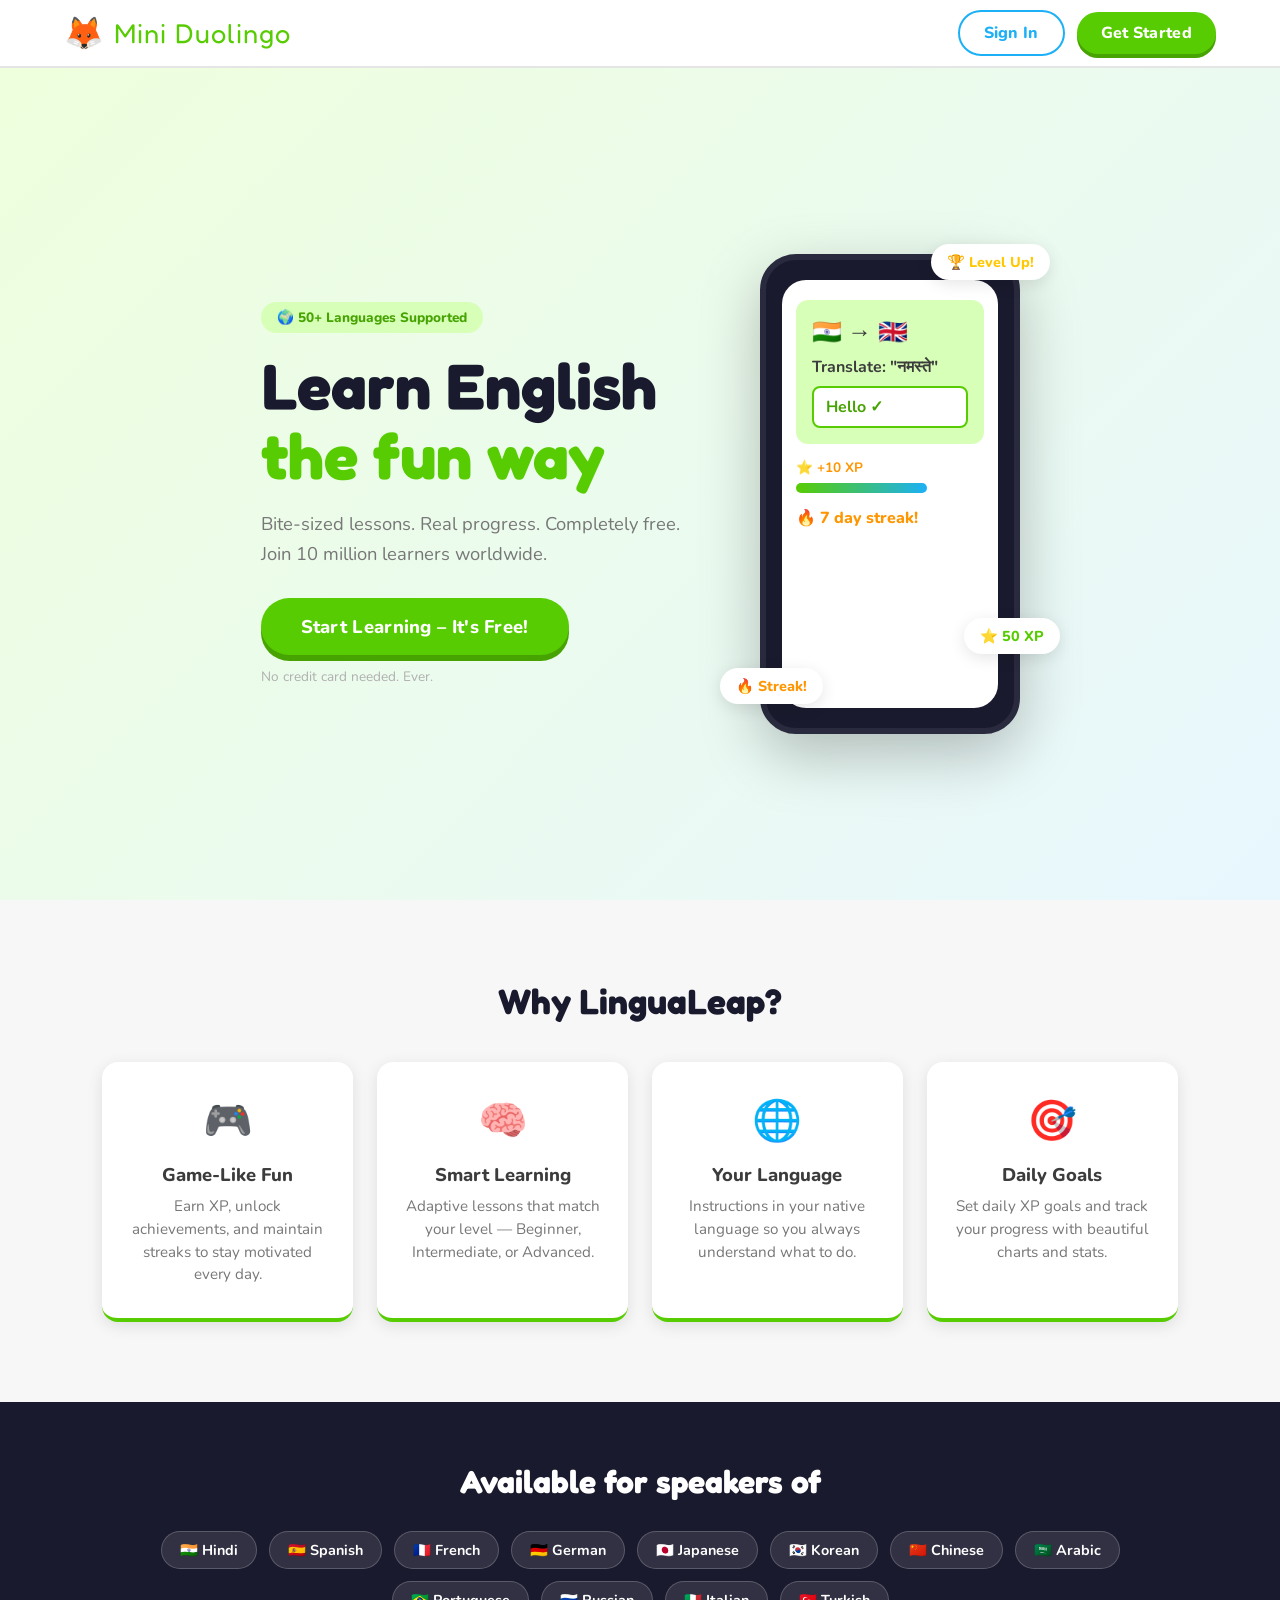
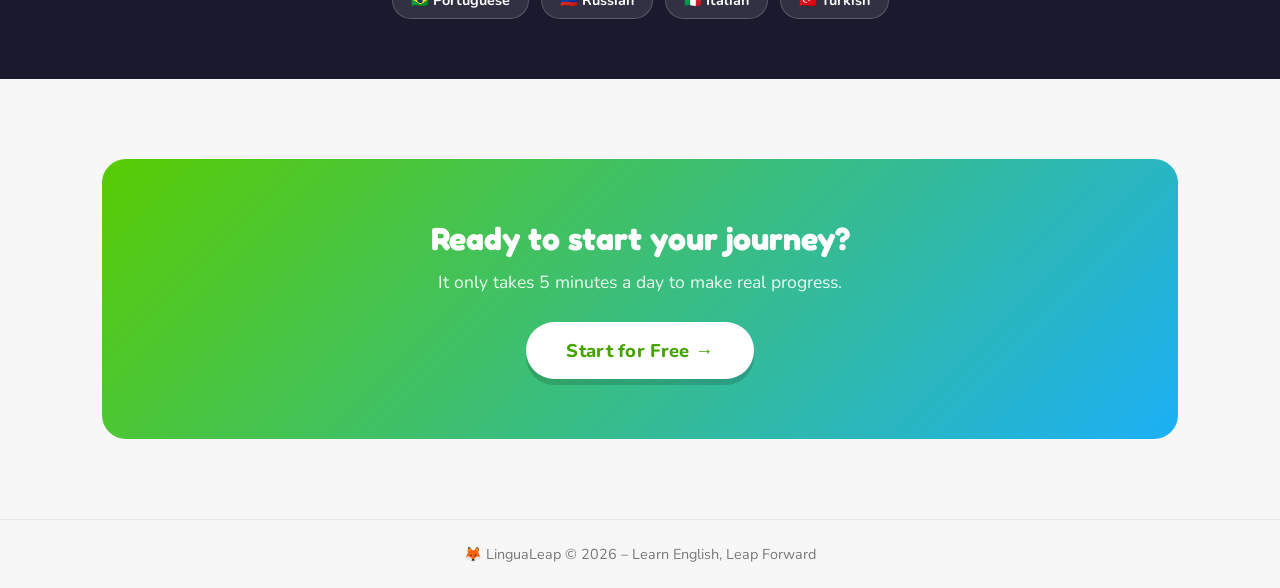
<file: index.html>
<!DOCTYPE html>
<html lang="en">
<head>
  <meta charset="UTF-8" />
  <meta name="viewport" content="width=device-width, initial-scale=1.0"/>
  <title>LinguaLeap – Learn English</title>
  <link rel="stylesheet" href="css/main.css" />
  <link href="https://fonts.googleapis.com/css2?family=Nunito:wght@400;600;700;800;900&family=Fredoka+One&display=swap" rel="stylesheet"/>
</head>
<body class="landing-page">

  <!-- NAV -->
  <nav class="navbar">
    <div class="nav-brand">
      <span class="logo-icon">🦊</span>
      <span class="logo-text">Mini Duolingo</span>
    </div>
    <div class="nav-links">
      <a href="pages/login.html" class="btn btn-ghost">Sign In</a>
      <a href="pages/signup.html" class="btn btn-primary">Get Started</a>
    </div>
  </nav>

  <!-- HERO -->
  <section class="hero">
    <div class="hero-content">
      <div class="hero-badge">🌍 50+ Languages Supported</div>
      <h1 class="hero-title">Learn English<br/><span class="highlight">the fun way</span></h1>
      <p class="hero-sub">Bite-sized lessons. Real progress. Completely free.<br/>Join 10 million learners worldwide.</p>
      <a href="pages/signup.html" class="btn btn-hero">Start Learning – It's Free!</a>
      <p class="hero-note">No credit card needed. Ever.</p>
    </div>
    <div class="hero-visual">
      <div class="phone-mockup">
        <div class="phone-screen">
          <div class="lesson-card-preview">
            <div class="lcp-flag">🇮🇳 → 🇬🇧</div>
            <div class="lcp-question">Translate: "नमस्ते"</div>
            <div class="lcp-answer correct">Hello ✓</div>
          </div>
          <div class="xp-bar-preview">
            <span>⭐ +10 XP</span>
            <div class="xp-fill"></div>
          </div>
          <div class="streak-preview">🔥 7 day streak!</div>
        </div>
      </div>
      <div class="floating-badge badge-1">🏆 Level Up!</div>
      <div class="floating-badge badge-2">⭐ 50 XP</div>
      <div class="floating-badge badge-3">🔥 Streak!</div>
    </div>
  </section>

  <!-- FEATURES -->
  <section class="features">
    <h2>Why LinguaLeap?</h2>
    <div class="features-grid">
      <div class="feature-card">
        <div class="feature-icon">🎮</div>
        <h3>Game-Like Fun</h3>
        <p>Earn XP, unlock achievements, and maintain streaks to stay motivated every day.</p>
      </div>
      <div class="feature-card">
        <div class="feature-icon">🧠</div>
        <h3>Smart Learning</h3>
        <p>Adaptive lessons that match your level — Beginner, Intermediate, or Advanced.</p>
      </div>
      <div class="feature-card">
        <div class="feature-icon">🌐</div>
        <h3>Your Language</h3>
        <p>Instructions in your native language so you always understand what to do.</p>
      </div>
      <div class="feature-card">
        <div class="feature-icon">🎯</div>
        <h3>Daily Goals</h3>
        <p>Set daily XP goals and track your progress with beautiful charts and stats.</p>
      </div>
    </div>
  </section>

  <!-- LANGUAGES SUPPORTED -->
  <section class="languages-section">
    <h2>Available for speakers of</h2>
    <div class="lang-pills">
      <span class="lang-pill">🇮🇳 Hindi</span>
      <span class="lang-pill">🇪🇸 Spanish</span>
      <span class="lang-pill">🇫🇷 French</span>
      <span class="lang-pill">🇩🇪 German</span>
      <span class="lang-pill">🇯🇵 Japanese</span>
      <span class="lang-pill">🇰🇷 Korean</span>
      <span class="lang-pill">🇨🇳 Chinese</span>
      <span class="lang-pill">🇸🇦 Arabic</span>
      <span class="lang-pill">🇧🇷 Portuguese</span>
      <span class="lang-pill">🇷🇺 Russian</span>
      <span class="lang-pill">🇮🇹 Italian</span>
      <span class="lang-pill">🇹🇷 Turkish</span>
    </div>
  </section>

  <!-- CTA -->
  <section class="cta-section">
    <div class="cta-box">
      <h2>Ready to start your journey?</h2>
      <p>It only takes 5 minutes a day to make real progress.</p>
      <a href="pages/signup.html" class="btn btn-hero">Start for Free →</a>
    </div>
  </section>

  <footer class="footer">
    <span>🦊 LinguaLeap &copy; 2026 – Learn English, Leap Forward</span>
  </footer>

  <script src="js/landing.js"></script>
</body>
</html>
</file>
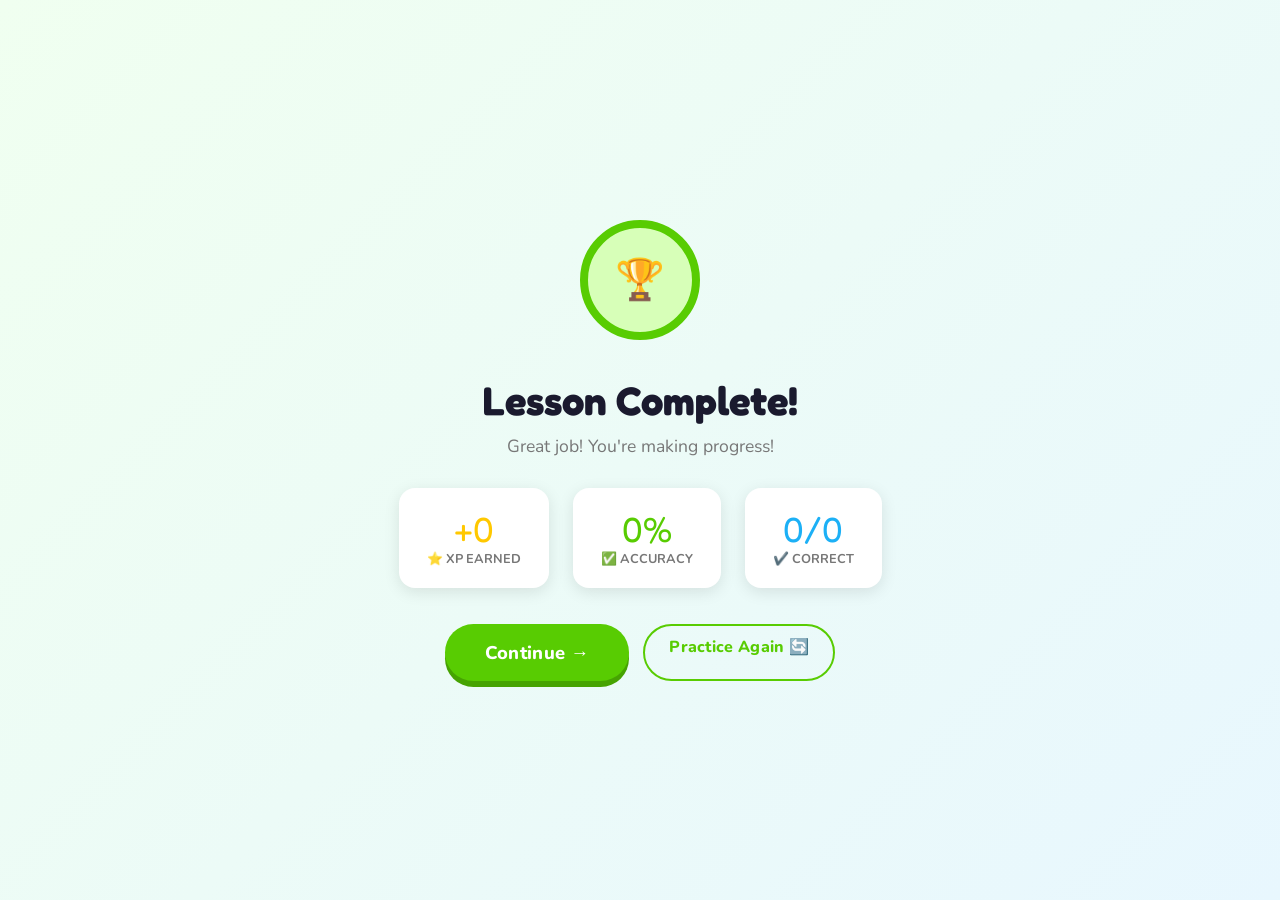
<file: pages/complete.html>
<!DOCTYPE html>
<html lang="en">
<head>
  <meta charset="UTF-8"/>
  <meta name="viewport" content="width=device-width, initial-scale=1.0"/>
  <title>Lesson Complete! – LinguaLeap</title>
  <link rel="stylesheet" href="../css/main.css"/>
  <link href="https://fonts.googleapis.com/css2?family=Nunito:wght@400;600;700;800;900&family=Fredoka+One&display=swap" rel="stylesheet"/>
  <style>
    body { overflow: hidden; }
    .stars-bg {
      position: fixed; top: 0; left: 0; width: 100%; height: 100%;
      pointer-events: none; z-index: 0;
    }
    .star {
      position: absolute;
      font-size: 1.5rem;
      animation: star-float linear infinite;
      opacity: 0.6;
    }
    @keyframes star-float {
      0% { transform: translateY(100vh) rotate(0deg); opacity: 0.8; }
      100% { transform: translateY(-20px) rotate(360deg); opacity: 0; }
    }
    .complete-page { position: relative; z-index: 1; }
    .result-ring {
      width: 120px; height: 120px;
      border-radius: 50%;
      border: 8px solid var(--primary);
      display: flex; align-items: center; justify-content: center;
      font-size: 2.5rem; margin: 0 auto 16px;
      background: var(--primary-light);
      animation: ring-pulse 1.5s ease infinite alternate;
    }
    @keyframes ring-pulse { from { transform: scale(1); } to { transform: scale(1.08); } }
    .cstat-val.gold { color: var(--gold); }
    .cstat-val.green { color: var(--primary); }
    .cstat-val.blue { color: var(--secondary); }
    .complete-actions { display: flex; gap: 14px; flex-wrap: wrap; justify-content: center; }
  </style>
</head>
<body>
  <div class="stars-bg" id="stars-bg"></div>

  <div class="complete-page">
    <div class="result-ring" id="trophy-icon">🏆</div>
    <h1 class="complete-title" id="complete-title">Lesson Complete!</h1>
    <p class="complete-sub" id="complete-sub">Great job! You're making progress!</p>

    <div class="complete-stats">
      <div class="cstat">
        <div class="cstat-val gold" id="stat-xp">+0</div>
        <div class="cstat-lbl">⭐ XP Earned</div>
      </div>
      <div class="cstat">
        <div class="cstat-val green" id="stat-acc">0%</div>
        <div class="cstat-lbl">✅ Accuracy</div>
      </div>
      <div class="cstat">
        <div class="cstat-val blue" id="stat-correct">0/0</div>
        <div class="cstat-lbl">✔️ Correct</div>
      </div>
    </div>

    <div class="complete-actions">
      <a href="dashboard.html" class="btn btn-primary btn-hero">Continue →</a>
      <a id="redo-btn" href="#" class="btn btn-outline">Practice Again 🔄</a>
    </div>

    <div id="badge-earned" style="display:none;margin-top:28px;text-align:center;">
      <div style="font-size:3rem">🥇</div>
      <div style="font-weight:800;color:var(--gold);font-size:1.1rem">Badge Unlocked: First Lesson!</div>
    </div>
  </div>

  <script>
    // Stars animation
    const bg = document.getElementById('stars-bg');
    const emojis = ['⭐','🌟','✨','🎉','🎊'];
    for (let i = 0; i < 20; i++) {
      const el = document.createElement('div');
      el.className = 'star';
      el.textContent = emojis[Math.floor(Math.random() * emojis.length)];
      el.style.left = Math.random() * 100 + 'vw';
      el.style.animationDuration = (Math.random() * 4 + 3) + 's';
      el.style.animationDelay = Math.random() * 4 + 's';
      bg.appendChild(el);
    }

    const result = JSON.parse(localStorage.getItem('ll_last_result') || '{}');
    if (result.xpEarned !== undefined) {
      document.getElementById('stat-xp').textContent = '+' + result.xpEarned;
      document.getElementById('stat-acc').textContent = result.accuracy + '%';
      document.getElementById('stat-correct').textContent = result.correctCount + '/' + result.total;

      if (result.accuracy === 100) {
        document.getElementById('complete-title').textContent = 'Perfect Score! 🌟';
        document.getElementById('trophy-icon').textContent = '🌟';
      } else if (result.accuracy >= 70) {
        document.getElementById('complete-title').textContent = 'Great Work! 🎉';
      } else {
        document.getElementById('complete-title').textContent = 'Lesson Done! 💪';
        document.getElementById('complete-sub').textContent = 'Keep practicing to improve your accuracy!';
      }

      if (result.lessonId) {
        document.getElementById('redo-btn').href = 'lesson.html?id=' + result.lessonId;
      }
    }

    // Check for badge
    const user = JSON.parse(localStorage.getItem('ll_user') || '{}');
    if (user.badges && user.badges.includes('first_lesson') && (user.completedLessons || []).length === 1) {
      document.getElementById('badge-earned').style.display = 'block';
    }
  </script>
</body>
</html>
</file>
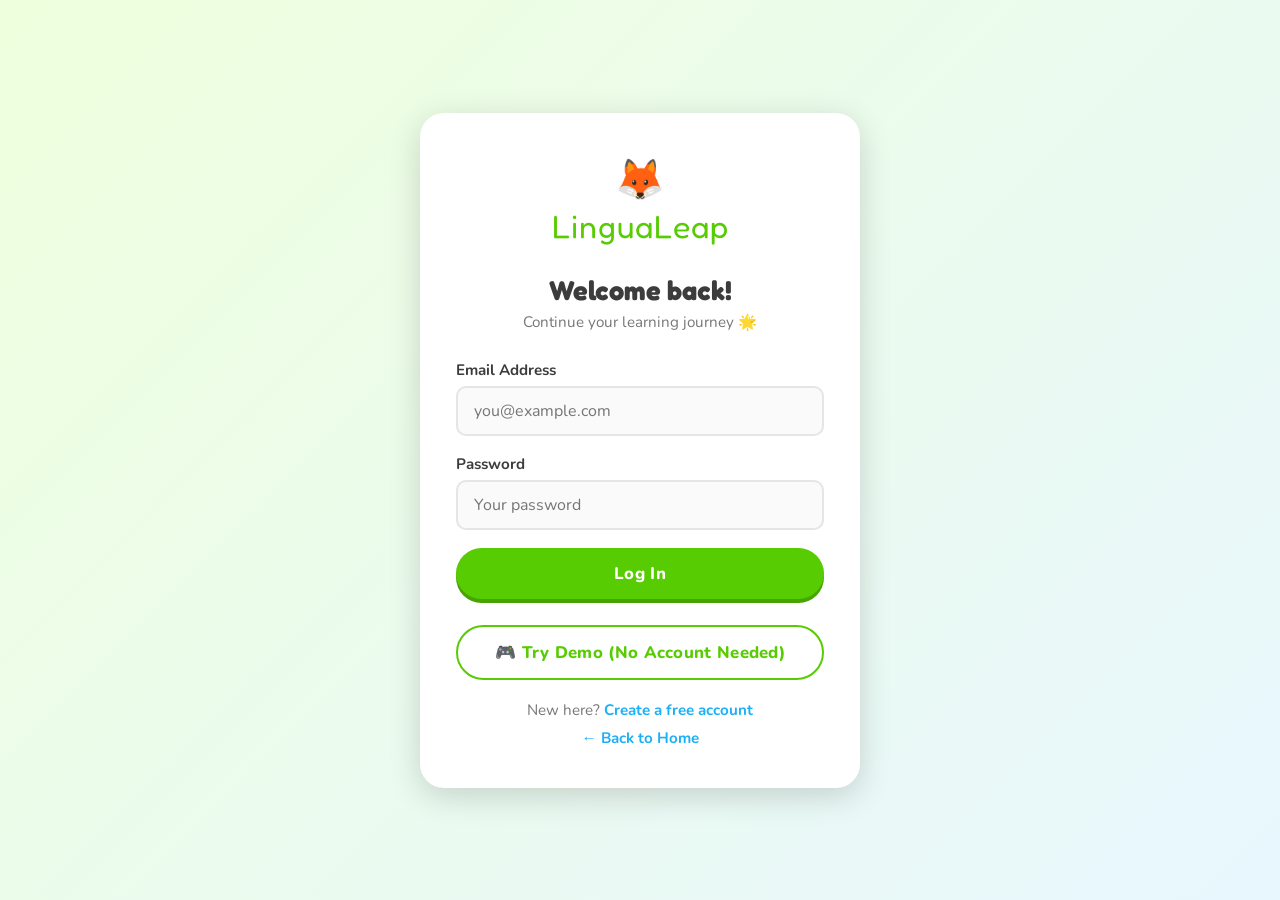
<file: pages/dashboard.html>
<!DOCTYPE html>
<html lang="en">
<head>
  <meta charset="UTF-8"/>
  <meta name="viewport" content="width=device-width, initial-scale=1.0"/>
  <title>Dashboard – LinguaLeap</title>
  <link rel="stylesheet" href="../css/main.css"/>
  <link href="https://fonts.googleapis.com/css2?family=Nunito:wght@400;600;700;800;900&family=Fredoka+One&display=swap" rel="stylesheet"/>
</head>
<body>
<div class="app-layout">
  <!-- SIDEBAR -->
  <aside class="sidebar">
    <div class="sidebar-logo">
      <span class="logo-icon">🦊</span>
      <span class="logo-text">LinguaLeap</span>
    </div>
    <a href="dashboard.html" class="nav-item active"><span class="nav-icon">🏠</span> Home</a>
    <a href="lessons.html" class="nav-item"><span class="nav-icon">📚</span> Lessons</a>
    <a href="practice.html" class="nav-item"><span class="nav-icon">🎯</span> Practice</a>
    <a href="leaderboard.html" class="nav-item"><span class="nav-icon">🏆</span> Leaderboard</a>
    <a href="profile.html" class="nav-item"><span class="nav-icon">👤</span> Profile</a>
    <a href="../index.html" class="nav-item" onclick="logout(event)"><span class="nav-icon">🚪</span> Log Out</a>

    <div class="sidebar-streak">
      <div class="streak-num" id="side-streak">0</div>
      <div class="streak-label">🔥 Day Streak</div>
    </div>
  </aside>

  <!-- MAIN -->
  <main class="main-content">
    <div class="dash-header">
      <h1 id="greet-title">Good morning! 👋</h1>
      <p id="greet-sub">Ready to learn today?</p>
    </div>

    <!-- Stats -->
    <div class="stats-bar">
      <div class="stat-card">
        <div class="stat-icon">⭐</div>
        <div>
          <div class="stat-val" id="stat-xp">0</div>
          <div class="stat-lbl">Total XP</div>
        </div>
      </div>
      <div class="stat-card">
        <div class="stat-icon">🔥</div>
        <div>
          <div class="stat-val" id="stat-streak">0</div>
          <div class="stat-lbl">Day Streak</div>
        </div>
      </div>
      <div class="stat-card">
        <div class="stat-icon">📖</div>
        <div>
          <div class="stat-val" id="stat-lessons">0</div>
          <div class="stat-lbl">Lessons Done</div>
        </div>
      </div>
      <div class="stat-card">
        <div class="stat-icon">🎯</div>
        <div>
          <div class="stat-val" id="stat-goal">0</div>
          <div class="stat-lbl">Daily Goal XP</div>
        </div>
      </div>
    </div>

    <!-- Daily XP Progress -->
    <div class="xp-section">
      <h3>Today's Progress</h3>
      <div class="xp-bar-wrap">
        <div class="xp-bar-fill" id="daily-xp-bar" style="width:0%"></div>
      </div>
      <div class="xp-labels">
        <span id="daily-xp-label">0 XP today</span>
        <span id="daily-xp-goal">Goal: 20 XP</span>
      </div>
    </div>

    <!-- Daily Lesson Recommendation -->
    <div style="background:#fff3cd;border-radius:16px;padding:20px 24px;margin-bottom:28px;border:2px solid #ffc800;display:flex;align-items:center;gap:16px;">
      <span style="font-size:2.5rem">⚡</span>
      <div style="flex:1">
        <div style="font-weight:800;font-size:1.05rem;">Continue where you left off</div>
        <div style="color:#777;font-size:0.9rem;margin-top:3px;" id="rec-lesson-name">Loading...</div>
      </div>
      <a id="rec-lesson-link" href="lessons.html" class="btn btn-primary">Start →</a>
    </div>

    <!-- Units / Skill Tree -->
    <div class="units-section">
      <h2>📚 Learning Path</h2>
      <div id="units-container"></div>
    </div>
  </main>
</div>

<script src="../js/data.js"></script>
<script>
  const user = JSON.parse(localStorage.getItem('ll_user') || 'null');
  if (!user) window.location.href = 'login.html';

  // Greet
  const hour = new Date().getHours();
  const greetMap = { morning: '☀️', afternoon: '🌤️', evening: '🌙' };
  let tod = hour < 12 ? 'morning' : hour < 18 ? 'afternoon' : 'evening';
  document.getElementById('greet-title').textContent = `Good ${tod}, ${user.name.split(' ')[0]}! ${greetMap[tod]}`;
  document.getElementById('greet-sub').textContent = user.streak > 1 ? `🔥 ${user.streak}-day streak! Keep it going!` : 'Start your streak today!';

  // Stats
  document.getElementById('stat-xp').textContent = user.xp || 0;
  document.getElementById('stat-streak').textContent = user.streak || 0;
  document.getElementById('stat-lessons').textContent = (user.completedLessons || []).length;
  document.getElementById('stat-goal').textContent = user.goal || 20;
  document.getElementById('side-streak').textContent = user.streak || 0;

  // Daily XP bar
  const todayXP = user.todayXP || 0;
  const goal = parseInt(user.goal || 20);
  const pct = Math.min(100, Math.round((todayXP / goal) * 100));
  document.getElementById('daily-xp-bar').style.width = pct + '%';
  document.getElementById('daily-xp-label').textContent = todayXP + ' XP today';
  document.getElementById('daily-xp-goal').textContent = 'Goal: ' + goal + ' XP';

  // Recommendation
  const units = getUnitsForLevel(user.level || 'beginner');
  const completed = user.completedLessons || [];
  let nextLesson = null;
  for (const unit of units) {
    for (const lesson of unit.lessons) {
      if (!completed.includes(lesson.id)) { nextLesson = lesson; break; }
    }
    if (nextLesson) break;
  }
  if (nextLesson) {
    document.getElementById('rec-lesson-name').textContent = nextLesson.title;
    document.getElementById('rec-lesson-link').href = `lesson.html?id=${nextLesson.id}`;
  } else {
    document.getElementById('rec-lesson-name').textContent = 'All lessons complete! Practice mode unlocked 🎉';
    document.getElementById('rec-lesson-link').href = 'practice.html';
    document.getElementById('rec-lesson-link').textContent = 'Practice →';
  }

  // Units
  const container = document.getElementById('units-container');
  units.forEach((unit, ui) => {
    const firstLocked = unit.lessons.findIndex(l => !completed.includes(l.id));
    const allDone = unit.lessons.every(l => completed.includes(l.id));

    const div = document.createElement('div');
    div.className = 'unit-card' + (ui > 0 && !completed.includes(units[ui-1].lessons[units[ui-1].lessons.length-1].id) ? ' locked' : '');
    div.innerHTML = `
      <div class="unit-header">
        <span class="unit-icon">${unit.icon}</span>
        <div>
          <div class="unit-title">${unit.title}</div>
          <div class="unit-desc">${unit.desc}</div>
        </div>
        ${allDone ? '<span style="margin-left:auto;font-size:1.5rem">✅</span>' : ''}
      </div>
      <div class="lessons-row" id="unit-${ui}-lessons"></div>
    `;
    container.appendChild(div);

    const row = document.getElementById(`unit-${ui}-lessons`);
    unit.lessons.forEach((lesson, li) => {
      const isDone = completed.includes(lesson.id);
      const isNext = !isDone && (li === 0 || completed.includes(unit.lessons[li-1].id));
      const a = document.createElement('a');
      a.href = isNext || isDone ? `lesson.html?id=${lesson.id}` : '#';
      a.className = 'lesson-bubble' + (isDone ? ' completed' : !isNext ? ' locked' : '');
      a.title = lesson.title;
      a.textContent = isDone ? '⭐' : isNext ? lesson.icon : '🔒';
      if (!isNext && !isDone) a.onclick = e => { e.preventDefault(); };
      row.appendChild(a);
    });
  });

  function logout(e) {
    e.preventDefault();
    localStorage.removeItem('ll_user');
    window.location.href = '../index.html';
  }
</script>
</body>
</html>
</file>
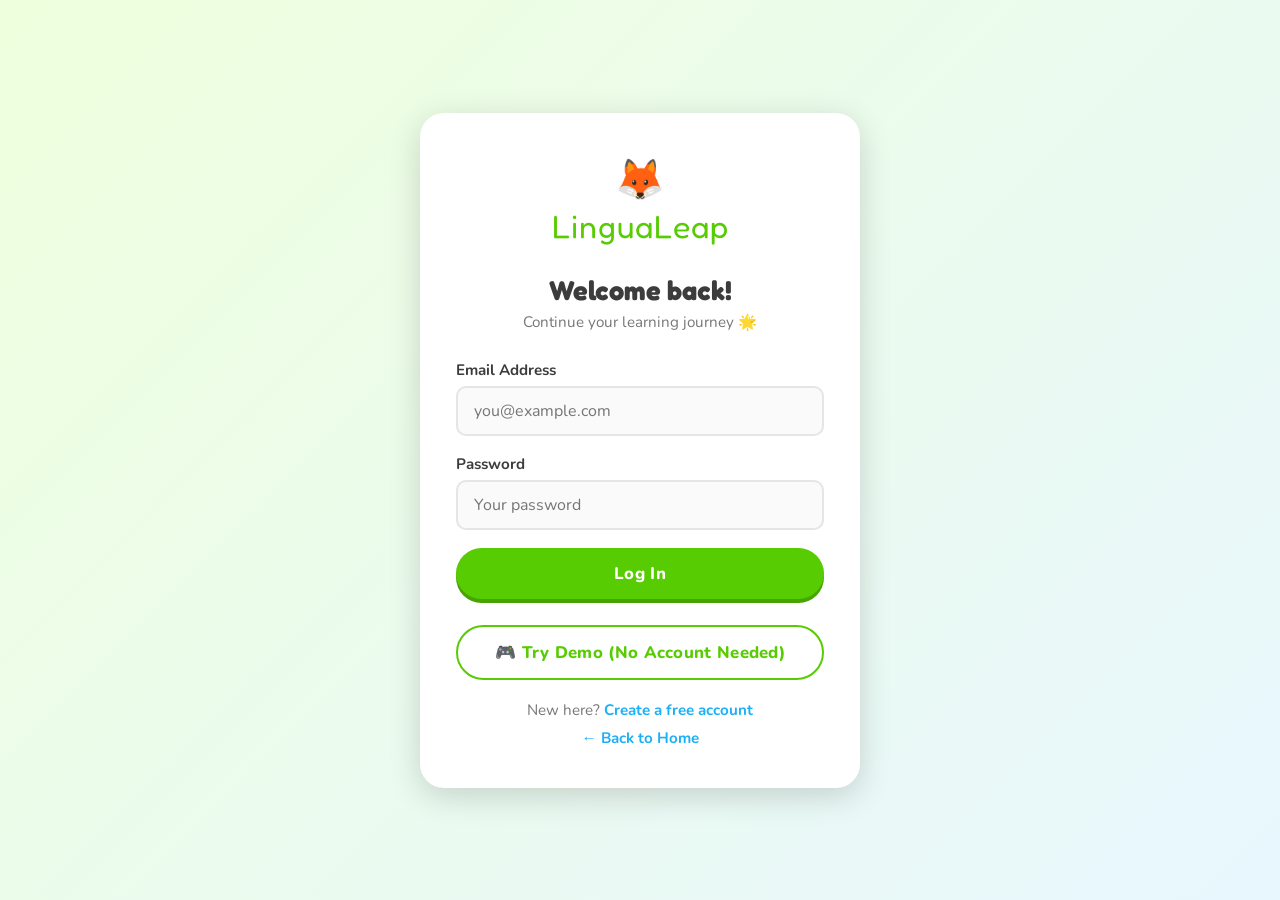
<file: pages/leaderboard.html>
<!DOCTYPE html>
<html lang="en">
<head>
  <meta charset="UTF-8"/>
  <meta name="viewport" content="width=device-width, initial-scale=1.0"/>
  <title>Leaderboard – LinguaLeap</title>
  <link rel="stylesheet" href="../css/main.css"/>
  <link href="https://fonts.googleapis.com/css2?family=Nunito:wght@400;600;700;800;900&family=Fredoka+One&display=swap" rel="stylesheet"/>
  <style>
    .lb-tabs { display: flex; gap: 8px; margin-bottom: 24px; }
    .lb-tab { flex: 1; padding: 10px; text-align: center; background: #fff; border: 2px solid var(--border); border-radius: var(--radius-pill); font-weight: 800; cursor: pointer; transition: all 0.15s; }
    .lb-tab.active { background: var(--primary); color: #fff; border-color: var(--primary); }
    .lb-you { background: #fff8d6 !important; border: 2px solid var(--gold) !important; }
    .league-badge { text-align: center; padding: 20px; margin-bottom: 20px; background: linear-gradient(135deg, #ffd700, #ff9600); border-radius: var(--radius); color: #fff; }
    .league-icon { font-size: 3rem; }
    .league-name { font-family: var(--font-display); font-size: 1.5rem; margin-top: 8px; }
  </style>
</head>
<body>
<div class="app-layout">
  <aside class="sidebar">
    <div class="sidebar-logo">
      <span class="logo-icon">🦊</span>
      <span class="logo-text">LinguaLeap</span>
    </div>
    <a href="dashboard.html" class="nav-item"><span class="nav-icon">🏠</span> Home</a>
    <a href="lessons.html" class="nav-item"><span class="nav-icon">📚</span> Lessons</a>
    <a href="practice.html" class="nav-item"><span class="nav-icon">🎯</span> Practice</a>
    <a href="leaderboard.html" class="nav-item active"><span class="nav-icon">🏆</span> Leaderboard</a>
    <a href="profile.html" class="nav-item"><span class="nav-icon">👤</span> Profile</a>
    <a href="../index.html" class="nav-item" onclick="logout(event)"><span class="nav-icon">🚪</span> Log Out</a>
    <div class="sidebar-streak">
      <div class="streak-num" id="side-streak">0</div>
      <div class="streak-label">🔥 Day Streak</div>
    </div>
  </aside>

  <main class="main-content">
    <div class="dash-header">
      <h1>🏆 Leaderboard</h1>
      <p>See how you rank against other learners</p>
    </div>

    <div class="league-badge">
      <div class="league-icon">🥇</div>
      <div class="league-name">Gold League</div>
      <div style="font-size:0.9rem;opacity:0.9;margin-top:4px">Top 10 advance to Diamond League next week!</div>
    </div>

    <div class="lb-tabs">
      <div class="lb-tab active" onclick="showTab('weekly')">This Week</div>
      <div class="lb-tab" onclick="showTab('monthly')">This Month</div>
      <div class="lb-tab" onclick="showTab('alltime')">All Time</div>
    </div>

    <div class="leaderboard-wrap" style="padding:0;max-width:100%">
      <div id="lb-list"></div>
    </div>
  </main>
</div>

<script>
  const user = JSON.parse(localStorage.getItem('ll_user') || 'null');
  if (!user) window.location.href = 'login.html';
  document.getElementById('side-streak').textContent = user.streak || 0;

  const avatars = ['🦊','🐼','🦁','🐯','🐸','🦋','🐧','🦄','🐺','🦅','🐻','🐨'];
  const names = ['Priya S.','Carlos M.','Mei Lin','Fatima A.','Arjun K.','Sofia B.','Kenji T.','Aisha R.','Marco V.','Lakshmi P.','Ahmed H.','Nina W.'];

  function generateLeaderboard(type) {
    const multipliers = { weekly: 1, monthly: 5, alltime: 20 };
    const m = multipliers[type] || 1;
    const others = names.map((n, i) => ({
      name: n,
      avatar: avatars[i],
      xp: Math.floor(Math.random() * 400 + 50) * m,
      isYou: false
    }));

    // Insert user
    const userXp = (user.xp || 0) * (type === 'weekly' ? 1 : type === 'monthly' ? 3 : 10);
    others.push({ name: user.name, avatar: '🦊', xp: userXp, isYou: true });
    others.sort((a, b) => b.xp - a.xp);
    return others;
  }

  function showTab(type) {
    document.querySelectorAll('.lb-tab').forEach((t, i) => {
      t.className = 'lb-tab' + (['weekly','monthly','alltime'][i] === type ? ' active' : '');
    });
    renderLeaderboard(type);
  }

  function renderLeaderboard(type) {
    const lb = generateLeaderboard(type);
    const list = document.getElementById('lb-list');
    const rankIcons = ['🥇','🥈','🥉'];

    list.innerHTML = lb.map((entry, i) => `
      <div class="lb-row ${entry.isYou ? 'lb-you' : ''}">
        <div class="lb-rank ${i === 0 ? 'gold' : i === 1 ? 'silver' : i === 2 ? 'bronze' : ''}">
          ${i < 3 ? rankIcons[i] : '#' + (i + 1)}
        </div>
        <div class="lb-avatar">${entry.avatar}</div>
        <div class="lb-name">${entry.name}${entry.isYou ? ' <span style="color:var(--secondary);font-size:0.8rem">(You)</span>' : ''}</div>
        <div class="lb-xp">⭐ ${entry.xp.toLocaleString()} XP</div>
      </div>
    `).join('');
  }

  function logout(e) {
    e.preventDefault();
    localStorage.removeItem('ll_user');
    window.location.href = '../index.html';
  }

  renderLeaderboard('weekly');
</script>
</body>
</html>
</file>
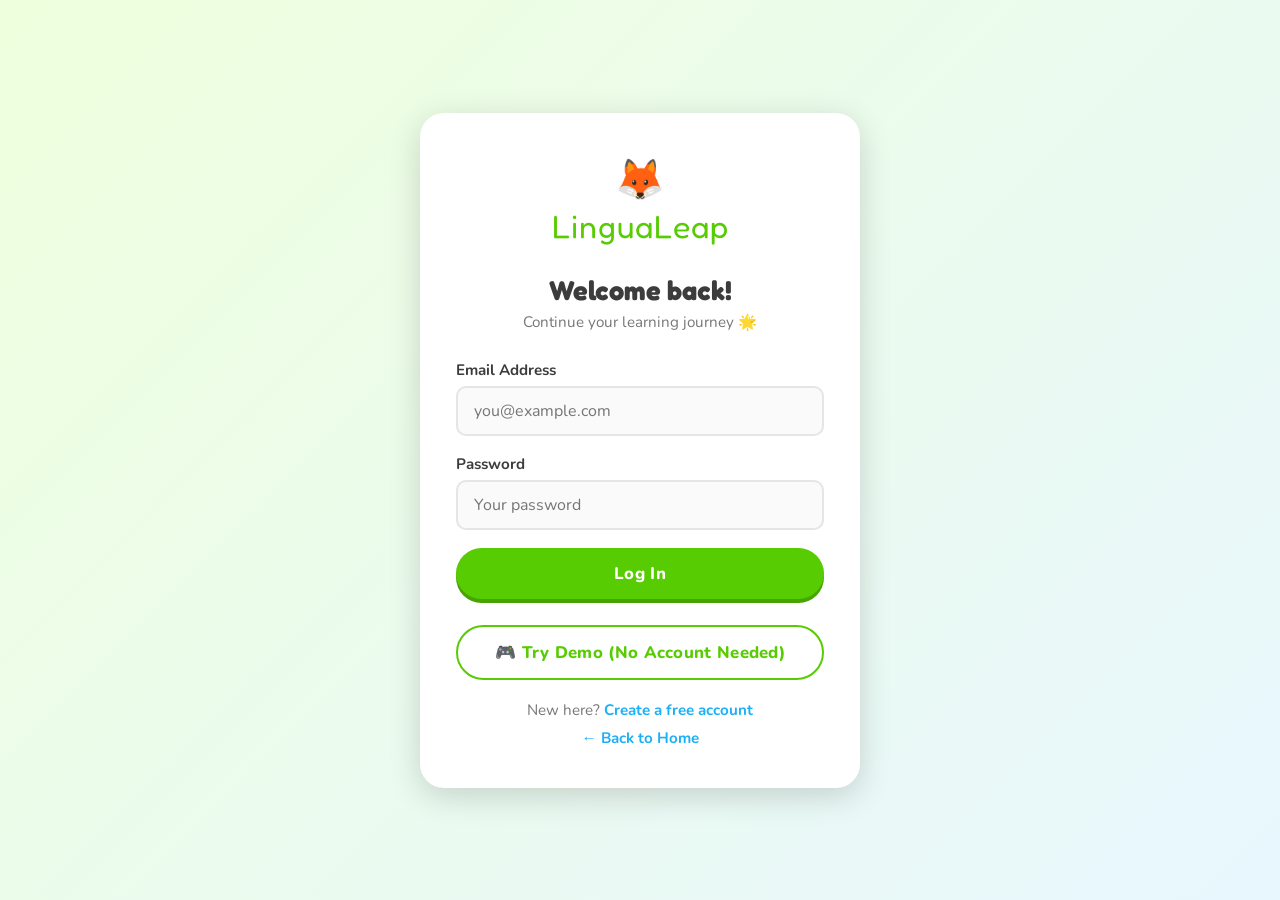
<file: pages/lesson.html>
<!DOCTYPE html>
<html lang="en">
<head>
  <meta charset="UTF-8"/>
  <meta name="viewport" content="width=device-width, initial-scale=1.0"/>
  <title>Lesson – LinguaLeap</title>
  <link rel="stylesheet" href="../css/main.css"/>
  <link href="https://fonts.googleapis.com/css2?family=Nunito:wght@400;600;700;800;900&family=Fredoka+One&display=swap" rel="stylesheet"/>
  <style>
    body { background: #f7f7f7; }
    .lesson-body { padding-bottom: 100px; }
    .confetti-wrap { position: fixed; top: 0; left: 0; width: 100%; height: 100%; pointer-events: none; z-index: 9999; }
    .confetti-piece {
      position: absolute;
      width: 10px; height: 10px;
      border-radius: 2px;
      animation: confetti-fall linear forwards;
    }
    @keyframes confetti-fall {
      0% { transform: translateY(-20px) rotate(0deg); opacity: 1; }
      100% { transform: translateY(100vh) rotate(720deg); opacity: 0; }
    }
  </style>
</head>
<body class="lesson-page">

  <!-- TOP BAR -->
  <div class="lesson-topbar">
    <button class="close-btn" onclick="confirmExit()">✕</button>
    <div class="progress-bar-wrap">
      <div class="progress-bar-fill" id="progress-bar" style="width:0%"></div>
    </div>
    <div class="hearts" id="hearts-display">❤️❤️❤️</div>
  </div>

  <!-- LESSON BODY -->
  <div class="lesson-body" id="lesson-body">
    <div style="text-align:center;padding:80px 20px;">
      <div style="font-size:3rem">⏳</div>
      <p style="color:#777;margin-top:12px;">Loading lesson...</p>
    </div>
  </div>

  <!-- FEEDBACK BAR -->
  <div class="feedback-bar" id="feedback-bar">
    <div id="feedback-left" style="display:flex;align-items:center;gap:14px;display:none">
      <div class="feedback-icon" id="feedback-icon"></div>
      <div>
        <div class="feedback-msg" id="feedback-msg"></div>
        <div class="feedback-sub" id="feedback-sub"></div>
      </div>
    </div>
    <div style="flex:1"></div>
    <button class="check-btn" id="check-btn" onclick="handleCheck()">CHECK</button>
  </div>

  <div class="confetti-wrap" id="confetti-wrap"></div>

  <script src="../js/data.js"></script>
  <script>
    const user = JSON.parse(localStorage.getItem('ll_user') || 'null');
    if (!user) window.location.href = 'login.html';

    const params = new URLSearchParams(window.location.search);
    const lessonId = params.get('id') || 'b-1-1';
    const questions = getLessonQuestions(lessonId);

    let currentQ = 0;
    let hearts = 3;
    let correctCount = 0;
    let xpEarned = 0;
    let selectedAnswer = null;
    let answered = false;
    let wordArrangeSelected = [];

    function updateProgress() {
      const pct = (currentQ / questions.length) * 100;
      document.getElementById('progress-bar').style.width = pct + '%';
      document.getElementById('hearts-display').textContent = '❤️'.repeat(hearts) + '🖤'.repeat(Math.max(0, 3 - hearts));
    }

    function renderQuestion() {
      selectedAnswer = null;
      wordArrangeSelected = [];
      answered = false;
      updateProgress();

      const q = questions[currentQ];
      const body = document.getElementById('lesson-body');
      const fb = document.getElementById('feedback-bar');
      fb.className = 'feedback-bar';
      document.getElementById('feedback-left').style.display = 'none';

      const checkBtn = document.getElementById('check-btn');
      checkBtn.textContent = 'CHECK';
      checkBtn.className = 'check-btn';

      let html = `<div class="question-type">Question ${currentQ + 1} of ${questions.length}</div>`;
      if (q.image) html += `<div class="question-img">${q.image}</div>`;
      html += `<div class="question-text">${q.question}</div>`;

      if (q.type === 'multiple_choice') {
        html += `<div class="choices-grid" id="choices">`;
        const letters = ['A','B','C','D'];
        q.choices.forEach((c, i) => {
          html += `<button class="choice-btn" onclick="selectChoice(${i})" id="choice-${i}">
            <span class="choice-letter">${letters[i]}</span>${c}
          </button>`;
        });
        html += `</div>`;
      } else if (q.type === 'type_answer') {
        html += `<input type="text" class="type-input" id="type-input" placeholder="Type your answer here..." oninput="onTypeInput()" />`;
        if (q.hint) html += `<p class="question-sub">💡 Hint: ${q.hint}</p>`;
      } else if (q.type === 'word_arrange') {
        html += `<div class="answer-area" id="answer-area"><span style="color:#ccc;font-size:0.9rem">Tap words to build the sentence</span></div>`;
        const shuffled = [...q.words].sort(() => Math.random() - 0.5);
        html += `<div class="word-bank" id="word-bank">`;
        shuffled.forEach((w, i) => {
          html += `<button class="word-token" id="wt-${i}" onclick="selectWord('${w}', ${i})">${w}</button>`;
        });
        html += `</div>`;
      }

      body.innerHTML = html;

      if (q.type === 'type_answer') {
        document.getElementById('type-input').focus();
      }
    }

    function selectChoice(idx) {
      if (answered) return;
      selectedAnswer = idx;
      document.querySelectorAll('.choice-btn').forEach(b => b.classList.remove('selected'));
      document.getElementById('choice-' + idx).classList.add('selected');
      document.getElementById('check-btn').className = 'check-btn active';
    }

    function onTypeInput() {
      const val = document.getElementById('type-input').value.trim();
      document.getElementById('check-btn').className = val ? 'check-btn active' : 'check-btn';
    }

    function selectWord(word, idx) {
      if (answered) return;
      const token = document.getElementById('wt-' + idx);
      if (token.classList.contains('used')) {
        // Remove from answer
        wordArrangeSelected = wordArrangeSelected.filter(w => w !== word + '_' + idx);
        token.classList.remove('used');
      } else {
        wordArrangeSelected.push(word + '_' + idx);
        token.classList.add('used');
      }

      const area = document.getElementById('answer-area');
      if (wordArrangeSelected.length === 0) {
        area.innerHTML = '<span style="color:#ccc;font-size:0.9rem">Tap words to build the sentence</span>';
      } else {
        area.innerHTML = wordArrangeSelected.map(w => {
          const parts = w.split('_');
          const wrd = parts.slice(0, -1).join('_');
          const id = parts[parts.length - 1];
          return `<span class="answer-token" onclick="removeWord('${wrd}', ${id})">${wrd}</span>`;
        }).join('');
      }
      document.getElementById('check-btn').className = wordArrangeSelected.length > 0 ? 'check-btn active' : 'check-btn';
    }

    function removeWord(word, idx) {
      if (answered) return;
      wordArrangeSelected = wordArrangeSelected.filter(w => w !== word + '_' + idx);
      const token = document.getElementById('wt-' + idx);
      if (token) token.classList.remove('used');

      const area = document.getElementById('answer-area');
      if (wordArrangeSelected.length === 0) {
        area.innerHTML = '<span style="color:#ccc;font-size:0.9rem">Tap words to build the sentence</span>';
      } else {
        area.innerHTML = wordArrangeSelected.map(w => {
          const parts = w.split('_');
          const wrd = parts.slice(0,-1).join('_');
          const id = parts[parts.length-1];
          return `<span class="answer-token" onclick="removeWord('${wrd}', ${id})">${wrd}</span>`;
        }).join('');
      }
    }

    function handleCheck() {
      const checkBtn = document.getElementById('check-btn');
      if (!checkBtn.classList.contains('active')) return;

      const q = questions[currentQ];
      let isCorrect = false;

      if (q.type === 'multiple_choice') {
        isCorrect = selectedAnswer === q.answer;
        document.querySelectorAll('.choice-btn').forEach((b, i) => {
          if (i === q.answer) b.classList.add('correct');
          else if (i === selectedAnswer && !isCorrect) b.classList.add('wrong');
          b.disabled = true;
        });
      } else if (q.type === 'type_answer') {
        const val = document.getElementById('type-input').value.trim().toLowerCase();
        isCorrect = val === q.answer.toLowerCase();
        const input = document.getElementById('type-input');
        input.classList.add(isCorrect ? 'correct' : 'wrong');
        input.disabled = true;
      } else if (q.type === 'word_arrange') {
        const arranged = wordArrangeSelected.map(w => w.split('_').slice(0,-1).join('_'));
        isCorrect = JSON.stringify(arranged) === JSON.stringify(q.answer);
        const area = document.getElementById('answer-area');
        area.style.border = `2.5px solid ${isCorrect ? 'var(--primary)' : 'var(--accent)'}`;
        area.style.background = isCorrect ? 'var(--primary-light)' : '#ffe0e0';
      }

      answered = true;

      if (isCorrect) {
        correctCount++;
        xpEarned += 2;
        showFeedback(true);
        if (isCorrect) spawnConfetti();
      } else {
        hearts--;
        showFeedback(false, q);
        if (hearts <= 0) {
          setTimeout(() => {
            alert('💔 No hearts left! Restarting lesson...');
            hearts = 3; correctCount = 0; xpEarned = 0; currentQ = 0;
            renderQuestion();
          }, 1500);
          return;
        }
      }

      checkBtn.textContent = currentQ < questions.length - 1 ? 'CONTINUE' : 'FINISH';
      checkBtn.className = 'check-btn active';
      checkBtn.onclick = nextQuestion;
      updateProgress();
    }

    function showFeedback(correct, q) {
      const fb = document.getElementById('feedback-bar');
      const left = document.getElementById('feedback-left');
      fb.className = 'feedback-bar ' + (correct ? 'correct' : 'wrong');
      document.getElementById('feedback-icon').textContent = correct ? '🎉' : '💔';
      document.getElementById('feedback-msg').textContent = correct ? 'Excellent!' : 'Incorrect!';
      document.getElementById('feedback-msg').className = 'feedback-msg ' + (correct ? 'correct' : 'wrong');

      if (!correct && q) {
        let correctAns = '';
        if (q.type === 'multiple_choice') correctAns = q.choices[q.answer];
        else if (q.type === 'type_answer') correctAns = q.answer;
        else if (q.type === 'word_arrange') correctAns = q.answer.join(' ');
        document.getElementById('feedback-sub').textContent = 'Correct answer: ' + correctAns;
      } else {
        document.getElementById('feedback-sub').textContent = correct ? '+2 XP earned! Keep going!' : '';
      }
      left.style.display = 'flex';
    }

    function nextQuestion() {
      currentQ++;
      if (currentQ >= questions.length) {
        completeLesson();
      } else {
        document.getElementById('check-btn').onclick = handleCheck;
        renderQuestion();
      }
    }

    function completeLesson() {
      // Save progress
      const u = JSON.parse(localStorage.getItem('ll_user'));
      if (!u.completedLessons) u.completedLessons = [];
      if (!u.completedLessons.includes(lessonId)) {
        u.completedLessons.push(lessonId);
      }
      u.xp = (u.xp || 0) + xpEarned;
      u.todayXP = (u.todayXP || 0) + xpEarned;
      if (!u.badges) u.badges = [];
      if (u.completedLessons.length === 1 && !u.badges.includes('first_lesson')) {
        u.badges.push('first_lesson');
      }
      localStorage.setItem('ll_user', JSON.stringify(u));

      const accuracy = Math.round((correctCount / questions.length) * 100);
      localStorage.setItem('ll_last_result', JSON.stringify({ xpEarned, correctCount, total: questions.length, accuracy, lessonId }));
      window.location.href = 'complete.html';
    }

    function confirmExit() {
      if (confirm('Are you sure you want to quit this lesson? Progress will be lost.')) {
        window.location.href = 'dashboard.html';
      }
    }

    function spawnConfetti() {
      const wrap = document.getElementById('confetti-wrap');
      const colors = ['#58cc02','#1cb0f6','#ff4b4b','#ffc800','#ce82ff','#ff9600'];
      for (let i = 0; i < 30; i++) {
        const el = document.createElement('div');
        el.className = 'confetti-piece';
        el.style.left = Math.random() * 100 + 'vw';
        el.style.top = '-20px';
        el.style.background = colors[Math.floor(Math.random() * colors.length)];
        el.style.animationDuration = (Math.random() * 1 + 0.8) + 's';
        el.style.animationDelay = Math.random() * 0.3 + 's';
        wrap.appendChild(el);
        setTimeout(() => el.remove(), 2000);
      }
    }

    // Start
    renderQuestion();
  </script>
</body>
</html>
</file>
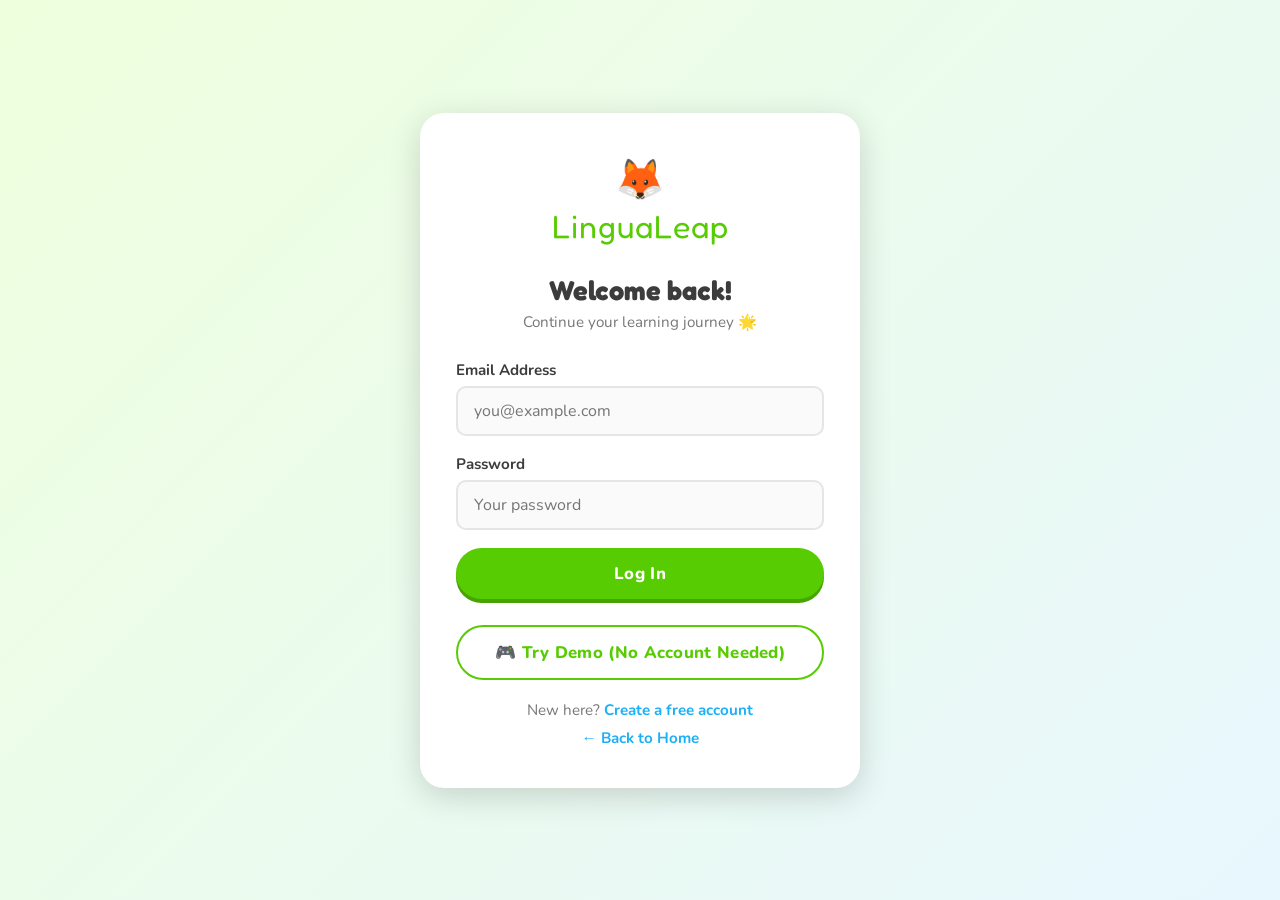
<file: pages/lessons.html>
<!DOCTYPE html>
<html lang="en">
<head>
  <meta charset="UTF-8"/>
  <meta name="viewport" content="width=device-width, initial-scale=1.0"/>
  <title>Lessons – LinguaLeap</title>
  <link rel="stylesheet" href="../css/main.css"/>
  <link href="https://fonts.googleapis.com/css2?family=Nunito:wght@400;600;700;800;900&family=Fredoka+One&display=swap" rel="stylesheet"/>
</head>
<body>
<div class="app-layout">
  <aside class="sidebar">
    <div class="sidebar-logo">
      <span class="logo-icon">🦊</span>
      <span class="logo-text">LinguaLeap</span>
    </div>
    <a href="dashboard.html" class="nav-item"><span class="nav-icon">🏠</span> Home</a>
    <a href="lessons.html" class="nav-item active"><span class="nav-icon">📚</span> Lessons</a>
    <a href="practice.html" class="nav-item"><span class="nav-icon">🎯</span> Practice</a>
    <a href="leaderboard.html" class="nav-item"><span class="nav-icon">🏆</span> Leaderboard</a>
    <a href="profile.html" class="nav-item"><span class="nav-icon">👤</span> Profile</a>
    <a href="../index.html" class="nav-item" onclick="logout(event)"><span class="nav-icon">🚪</span> Log Out</a>
    <div class="sidebar-streak">
      <div class="streak-num" id="side-streak">0</div>
      <div class="streak-label">🔥 Day Streak</div>
    </div>
  </aside>

  <main class="main-content">
    <div class="dash-header">
      <h1>📚 All Lessons</h1>
      <p id="level-label">Your level: <strong>Beginner</strong></p>
    </div>

    <!-- Level switcher -->
    <div style="display:flex;gap:10px;flex-wrap:wrap;margin-bottom:28px;">
      <button class="btn btn-outline" onclick="switchLevel('beginner')">🌱 Beginner</button>
      <button class="btn btn-outline" onclick="switchLevel('elementary')">📗 Elementary</button>
      <button class="btn btn-outline" onclick="switchLevel('intermediate')">📘 Intermediate</button>
      <button class="btn btn-outline" onclick="switchLevel('advanced')">📙 Advanced</button>
    </div>

    <div class="units-section">
      <div id="units-container"></div>
    </div>
  </main>
</div>

<script src="../js/data.js"></script>
<script>
  const user = JSON.parse(localStorage.getItem('ll_user') || 'null');
  if (!user) window.location.href = 'login.html';

  document.getElementById('side-streak').textContent = user.streak || 0;
  let currentLevel = user.level || 'beginner';

  function renderUnits(level) {
    document.getElementById('level-label').innerHTML = `Your level: <strong style="text-transform:capitalize">${level}</strong>`;
    const units = getUnitsForLevel(level);
    const completed = user.completedLessons || [];
    const container = document.getElementById('units-container');
    container.innerHTML = '';

    units.forEach((unit, ui) => {
      const prevUnit = ui > 0 ? units[ui-1] : null;
      const unitUnlocked = !prevUnit || prevUnit.lessons.every(l => completed.includes(l.id));
      const allDone = unit.lessons.every(l => completed.includes(l.id));

      const div = document.createElement('div');
      div.className = 'unit-card' + (!unitUnlocked ? ' locked' : '');
      div.innerHTML = `
        <div class="unit-header">
          <span class="unit-icon">${unit.icon}</span>
          <div style="flex:1">
            <div class="unit-title">${unit.title} ${!unitUnlocked ? '🔒' : ''}</div>
            <div class="unit-desc">${unit.desc}</div>
          </div>
          <div style="font-size:0.85rem;color:#777;font-weight:700">${completed.filter(id => unit.lessons.map(l=>l.id).includes(id)).length}/${unit.lessons.length} done</div>
        </div>
        <div class="lessons-row" id="unit-${ui}-lessons"></div>
      `;
      container.appendChild(div);

      const row = document.getElementById(`unit-${ui}-lessons`);
      unit.lessons.forEach((lesson, li) => {
        const isDone = completed.includes(lesson.id);
        const prevLessonDone = li === 0 || completed.includes(unit.lessons[li-1].id);
        const isUnlocked = unitUnlocked && prevLessonDone;

        const a = document.createElement('a');
        a.className = 'lesson-bubble' + (isDone ? ' completed' : !isUnlocked ? ' locked' : '');
        a.title = lesson.title + (isDone ? ' ✅' : !isUnlocked ? ' 🔒' : ' (' + lesson.xp + ' XP)');
        a.textContent = isDone ? '⭐' : !isUnlocked ? '🔒' : lesson.icon;
        if (isUnlocked || isDone) {
          a.href = `lesson.html?id=${lesson.id}`;
        } else {
          a.href = '#';
          a.onclick = e => { e.preventDefault(); alert('Complete the previous lesson to unlock this one!'); };
        }
        row.appendChild(a);
      });
    });
  }

  function switchLevel(level) {
    currentLevel = level;
    renderUnits(level);
  }

  function logout(e) {
    e.preventDefault();
    localStorage.removeItem('ll_user');
    window.location.href = '../index.html';
  }

  renderUnits(currentLevel);
</script>
</body>
</html>
</file>
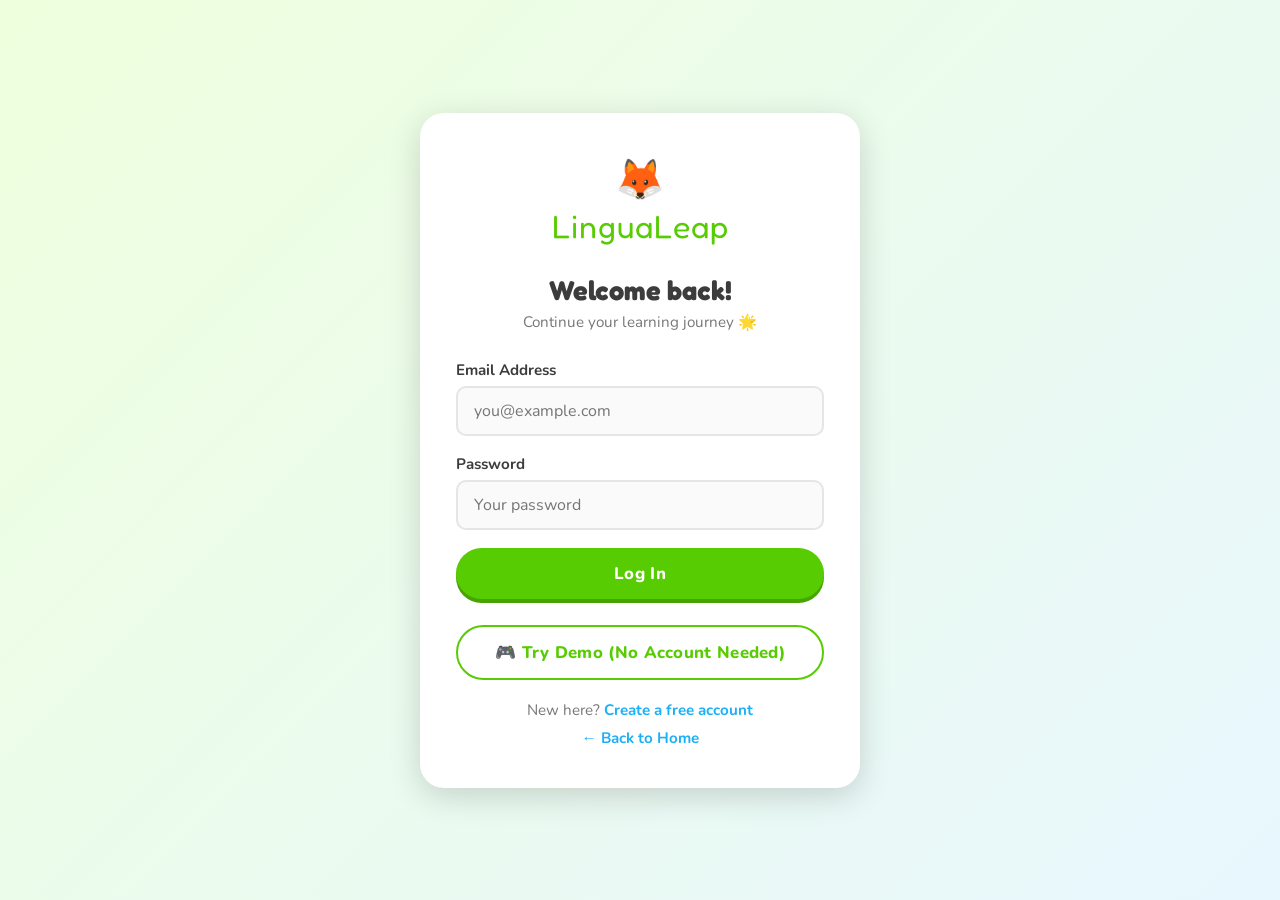
<file: pages/login.html>
<!DOCTYPE html>
<html lang="en">
<head>
  <meta charset="UTF-8"/>
  <meta name="viewport" content="width=device-width, initial-scale=1.0"/>
  <title>Log In – LinguaLeap</title>
  <link rel="stylesheet" href="../css/main.css"/>
  <link href="https://fonts.googleapis.com/css2?family=Nunito:wght@400;600;700;800;900&family=Fredoka+One&display=swap" rel="stylesheet"/>
</head>
<body class="auth-page">
  <div class="auth-card">
    <div class="auth-logo">
      <span class="logo-icon">🦊</span>
      <span class="logo-text">LinguaLeap</span>
    </div>
    <h2>Welcome back!</h2>
    <p class="sub">Continue your learning journey 🌟</p>

    <div class="form-group">
      <label for="email">Email Address</label>
      <input type="email" id="email" placeholder="you@example.com"/>
    </div>

    <div class="form-group">
      <label for="password">Password</label>
      <input type="password" id="password" placeholder="Your password"/>
    </div>

    <button class="btn btn-primary btn-block" onclick="handleLogin()">Log In</button>

    <div style="text-align:center;margin-top:16px;">
      <button class="btn btn-outline btn-block" onclick="demoLogin()" style="margin-top:10px;">
        🎮 Try Demo (No Account Needed)
      </button>
    </div>

    <div class="auth-switch">
      New here? <a href="signup.html">Create a free account</a>
    </div>
    <div class="auth-switch" style="margin-top:8px;">
      <a href="../index.html">← Back to Home</a>
    </div>
  </div>

  <script>
    function handleLogin() {
      const email = document.getElementById('email').value.trim();
      const password = document.getElementById('password').value;
      if (!email || !password) { alert('Please enter email and password.'); return; }
      const user = JSON.parse(localStorage.getItem('ll_user') || 'null');
      if (!user || user.email !== email) { alert('Account not found. Please sign up first!'); return; }
      updateStreak(user);
      window.location.href = 'dashboard.html';
    }

    function demoLogin() {
      const demo = {
        name: 'Demo Learner',
        email: 'demo@lingualeap.com',
        lang: 'hi',
        level: 'beginner',
        goal: '20',
        xp: 120,
        streak: 3,
        lastLogin: new Date().toDateString(),
        completedLessons: ['b-1-1', 'b-1-2'],
        badges: ['first_lesson']
      };
      localStorage.setItem('ll_user', JSON.stringify(demo));
      window.location.href = 'dashboard.html';
    }

    function updateStreak(user) {
      const today = new Date().toDateString();
      const yesterday = new Date(Date.now() - 86400000).toDateString();
      if (user.lastLogin === yesterday) { user.streak = (user.streak || 0) + 1; }
      else if (user.lastLogin !== today) { user.streak = 1; }
      user.lastLogin = today;
      localStorage.setItem('ll_user', JSON.stringify(user));
    }
  </script>
</body>
</html>
</file>
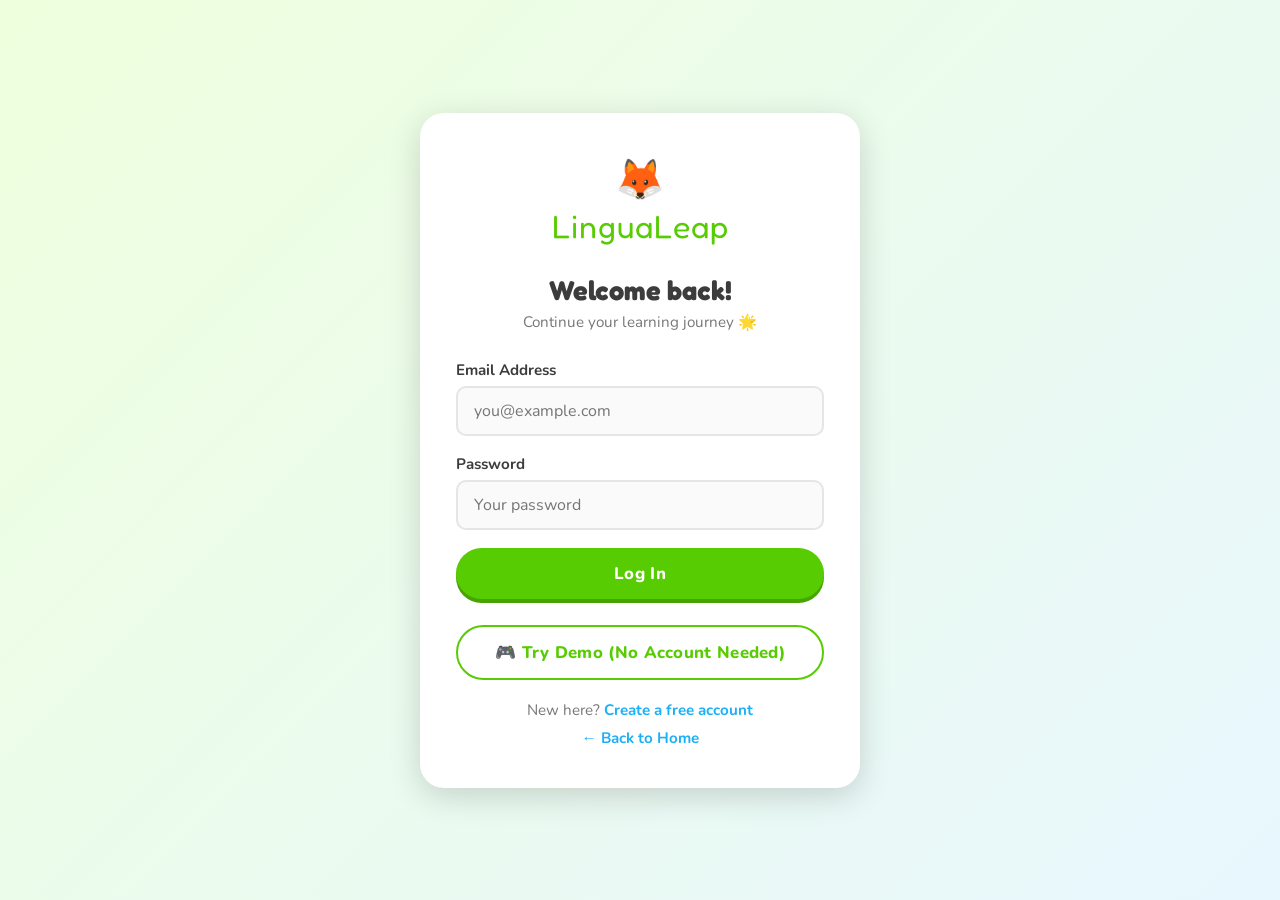
<file: pages/practice.html>
<!DOCTYPE html>
<html lang="en">
<head>
  <meta charset="UTF-8"/>
  <meta name="viewport" content="width=device-width, initial-scale=1.0"/>
  <title>Practice – LinguaLeap</title>
  <link rel="stylesheet" href="../css/main.css"/>
  <link href="https://fonts.googleapis.com/css2?family=Nunito:wght@400;600;700;800;900&family=Fredoka+One&display=swap" rel="stylesheet"/>
  <style>
    .practice-modes { display: grid; grid-template-columns: repeat(auto-fit, minmax(200px, 1fr)); gap: 16px; margin-bottom: 32px; }
    .mode-card {
      background: #fff; border-radius: var(--radius); padding: 24px; text-align: center;
      box-shadow: var(--shadow); cursor: pointer; border: 3px solid transparent;
      transition: all 0.2s;
    }
    .mode-card:hover { border-color: var(--primary); transform: translateY(-4px); }
    .mode-card.selected { border-color: var(--primary); background: var(--primary-light); }
    .mode-icon { font-size: 3rem; margin-bottom: 10px; }
    .mode-title { font-weight: 800; font-size: 1.05rem; }
    .mode-desc { color: var(--text-muted); font-size: 0.85rem; margin-top: 4px; }
    .quiz-container { max-width: 600px; margin: 0 auto; }
    .timer-bar { height: 6px; background: var(--border); border-radius: 999px; overflow: hidden; margin-bottom: 20px; }
    .timer-fill { height: 100%; background: var(--accent); border-radius: 999px; transition: width 0.1s linear; }
    .score-display { display: flex; gap: 20px; justify-content: center; font-family: var(--font-display); font-size: 1.5rem; margin-bottom: 20px; }
  </style>
</head>
<body>
<div class="app-layout">
  <aside class="sidebar">
    <div class="sidebar-logo">
      <span class="logo-icon">🦊</span>
      <span class="logo-text">LinguaLeap</span>
    </div>
    <a href="dashboard.html" class="nav-item"><span class="nav-icon">🏠</span> Home</a>
    <a href="lessons.html" class="nav-item"><span class="nav-icon">📚</span> Lessons</a>
    <a href="practice.html" class="nav-item active"><span class="nav-icon">🎯</span> Practice</a>
    <a href="leaderboard.html" class="nav-item"><span class="nav-icon">🏆</span> Leaderboard</a>
    <a href="profile.html" class="nav-item"><span class="nav-icon">👤</span> Profile</a>
    <a href="../index.html" class="nav-item" onclick="logout(event)"><span class="nav-icon">🚪</span> Log Out</a>
    <div class="sidebar-streak">
      <div class="streak-num" id="side-streak">0</div>
      <div class="streak-label">🔥 Day Streak</div>
    </div>
  </aside>

  <main class="main-content" id="main">
    <!-- MODE SELECTION -->
    <div id="mode-select-view">
      <div class="dash-header">
        <h1>🎯 Practice Mode</h1>
        <p>Choose how you want to practice today</p>
      </div>

      <div class="practice-modes">
        <div class="mode-card" onclick="startQuiz('quick')">
          <div class="mode-icon">⚡</div>
          <div class="mode-title">Quick Quiz</div>
          <div class="mode-desc">10 random questions from all your lessons</div>
        </div>
        <div class="mode-card" onclick="startQuiz('timed')">
          <div class="mode-icon">⏱️</div>
          <div class="mode-title">Timed Challenge</div>
          <div class="mode-desc">Answer as many as you can in 60 seconds!</div>
        </div>
        <div class="mode-card" onclick="startQuiz('vocab')">
          <div class="mode-icon">📝</div>
          <div class="mode-title">Vocabulary Drill</div>
          <div class="mode-desc">Focus on word meanings and spelling</div>
        </div>
        <div class="mode-card" onclick="startQuiz('streak')">
          <div class="mode-icon">🔥</div>
          <div class="mode-title">Streak Master</div>
          <div class="mode-desc">How many can you get right in a row?</div>
        </div>
      </div>

      <!-- Recent practice stats -->
      <div style="background:#fff;border-radius:var(--radius);padding:24px;box-shadow:var(--shadow);">
        <h3 style="font-family:var(--font-display);font-size:1.3rem;margin-bottom:16px">Your Stats</h3>
        <div class="stats-bar">
          <div class="stat-card">
            <div class="stat-icon">⭐</div>
            <div>
              <div class="stat-val" id="p-xp">0</div>
              <div class="stat-lbl">Total XP</div>
            </div>
          </div>
          <div class="stat-card">
            <div class="stat-icon">📖</div>
            <div>
              <div class="stat-val" id="p-lessons">0</div>
              <div class="stat-lbl">Lessons Done</div>
            </div>
          </div>
          <div class="stat-card">
            <div class="stat-icon">🎯</div>
            <div>
              <div class="stat-val" id="p-streak">0</div>
              <div class="stat-lbl">Day Streak</div>
            </div>
          </div>
        </div>
      </div>
    </div>

    <!-- QUIZ VIEW -->
    <div id="quiz-view" style="display:none">
      <div style="display:flex;align-items:center;gap:12px;margin-bottom:16px;">
        <button onclick="endQuiz()" class="btn btn-ghost" style="padding:8px 16px;">← Back</button>
        <div style="flex:1">
          <div class="score-display">
            <span>✅ <span id="q-correct">0</span></span>
            <span>❌ <span id="q-wrong">0</span></span>
            <span id="timer-display" style="color:var(--accent)"></span>
          </div>
        </div>
      </div>
      <div class="timer-bar" id="timer-bar" style="display:none">
        <div class="timer-fill" id="timer-fill" style="width:100%"></div>
      </div>

      <div class="quiz-container">
        <div id="q-num" style="font-size:0.85rem;font-weight:800;color:#aaa;text-transform:uppercase;letter-spacing:1px;margin-bottom:10px;text-align:center"></div>
        <div id="q-image" style="font-size:4rem;text-align:center;margin-bottom:12px"></div>
        <div id="q-question" class="question-text" style="text-align:center;margin-bottom:24px"></div>
        <div class="choices-grid" id="q-choices"></div>
      </div>
    </div>

    <!-- RESULT VIEW -->
    <div id="result-view" style="display:none;text-align:center;padding:40px 20px;">
      <div style="font-size:5rem;margin-bottom:16px" id="result-emoji">🎉</div>
      <div class="complete-title" id="result-title">Quiz Complete!</div>
      <div class="complete-sub" id="result-sub">Great effort!</div>
      <div class="complete-stats" id="result-stats"></div>
      <div style="display:flex;gap:14px;justify-content:center;margin-top:24px;">
        <button onclick="resetToModes()" class="btn btn-primary btn-hero">Try Again</button>
        <a href="dashboard.html" class="btn btn-outline">Home</a>
      </div>
    </div>
  </main>
</div>

<script src="../js/data.js"></script>
<script>
  const user = JSON.parse(localStorage.getItem('ll_user') || 'null');
  if (!user) window.location.href = 'login.html';

  document.getElementById('side-streak').textContent = user.streak || 0;
  document.getElementById('p-xp').textContent = user.xp || 0;
  document.getElementById('p-lessons').textContent = (user.completedLessons || []).length;
  document.getElementById('p-streak').textContent = user.streak || 0;

  // Build a pool of all MC questions
  function buildQuestionPool() {
    const pool = [];
    const units = getUnitsForLevel(user.level || 'beginner');
    units.forEach(unit => {
      unit.lessons.forEach(lesson => {
        const qs = getLessonQuestions(lesson.id);
        qs.filter(q => q.type === 'multiple_choice').forEach(q => pool.push(q));
      });
    });
    return pool.sort(() => Math.random() - 0.5);
  }

  let quizPool = [];
  let qIdx = 0;
  let correct = 0, wrong = 0;
  let quizMode = '';
  let timerInterval = null;
  let timeLeft = 60;
  let streakCount = 0;
  let maxStreak = 0;

  function startQuiz(mode) {
    quizMode = mode;
    quizPool = buildQuestionPool();
    if (mode === 'quick') quizPool = quizPool.slice(0, 10);
    else if (mode === 'vocab') quizPool = quizPool.filter(q => q.image).slice(0, 10);
    if (quizPool.length === 0) quizPool = buildQuestionPool().slice(0, 10);

    qIdx = 0; correct = 0; wrong = 0; streakCount = 0; maxStreak = 0;

    document.getElementById('mode-select-view').style.display = 'none';
    document.getElementById('quiz-view').style.display = 'block';
    document.getElementById('result-view').style.display = 'none';

    if (mode === 'timed') {
      timeLeft = 60;
      document.getElementById('timer-bar').style.display = 'block';
      document.getElementById('timer-display').textContent = '⏱ 60s';
      timerInterval = setInterval(() => {
        timeLeft--;
        const pct = (timeLeft / 60) * 100;
        document.getElementById('timer-fill').style.width = pct + '%';
        document.getElementById('timer-display').textContent = '⏱ ' + timeLeft + 's';
        if (timeLeft <= 0) { clearInterval(timerInterval); showResult(); }
      }, 1000);
    }

    renderPracticeQ();
  }

  function renderPracticeQ() {
    if (quizMode !== 'timed' && qIdx >= quizPool.length) { showResult(); return; }
    if (quizMode === 'timed' && qIdx >= quizPool.length) { qIdx = 0; }

    const q = quizPool[qIdx % quizPool.length];
    document.getElementById('q-num').textContent = quizMode === 'timed' ? `Score: ${correct}` : `Question ${qIdx + 1} of ${quizPool.length}`;
    document.getElementById('q-image').textContent = q.image || '';
    document.getElementById('q-question').textContent = q.question;
    document.getElementById('q-correct').textContent = correct;
    document.getElementById('q-wrong').textContent = wrong;

    const choicesEl = document.getElementById('q-choices');
    const letters = ['A','B','C','D'];
    choicesEl.innerHTML = '';
    q.choices.forEach((c, i) => {
      const btn = document.createElement('button');
      btn.className = 'choice-btn';
      btn.innerHTML = `<span class="choice-letter">${letters[i]}</span>${c}`;
      btn.onclick = () => selectPracticeAnswer(i, q.answer, q.choices);
      choicesEl.appendChild(btn);
    });
  }

  function selectPracticeAnswer(idx, correct_idx, choices) {
    const btns = document.querySelectorAll('.choice-btn');
    btns.forEach(b => b.disabled = true);
    btns[correct_idx].classList.add('correct');
    if (idx !== correct_idx) {
      btns[idx].classList.add('wrong');
      wrong++;
      streakCount = 0;
    } else {
      correct++;
      streakCount++;
      if (streakCount > maxStreak) maxStreak = streakCount;
    }
    document.getElementById('q-correct').textContent = correct;
    document.getElementById('q-wrong').textContent = wrong;

    setTimeout(() => { qIdx++; renderPracticeQ(); }, 800);
  }

  function showResult() {
    clearInterval(timerInterval);
    document.getElementById('quiz-view').style.display = 'none';
    document.getElementById('result-view').style.display = 'block';

    const total = correct + wrong;
    const acc = total > 0 ? Math.round((correct / total) * 100) : 0;
    const xpGain = correct * 3;

    // Save XP
    const u = JSON.parse(localStorage.getItem('ll_user'));
    u.xp = (u.xp || 0) + xpGain;
    u.todayXP = (u.todayXP || 0) + xpGain;
    localStorage.setItem('ll_user', JSON.stringify(u));

    const emoji = acc >= 90 ? '🌟' : acc >= 70 ? '🎉' : acc >= 50 ? '👍' : '💪';
    const title = acc >= 90 ? 'Outstanding!' : acc >= 70 ? 'Well Done!' : 'Keep Practicing!';

    document.getElementById('result-emoji').textContent = emoji;
    document.getElementById('result-title').textContent = title;
    document.getElementById('result-sub').textContent = `You earned +${xpGain} XP!`;
    document.getElementById('result-stats').innerHTML = `
      <div class="cstat"><div class="cstat-val" style="color:var(--primary)">${correct}</div><div class="cstat-lbl">✅ Correct</div></div>
      <div class="cstat"><div class="cstat-val" style="color:var(--accent)">${wrong}</div><div class="cstat-lbl">❌ Wrong</div></div>
      <div class="cstat"><div class="cstat-val" style="color:var(--gold)">${acc}%</div><div class="cstat-lbl">🎯 Accuracy</div></div>
      ${quizMode === 'streak' ? `<div class="cstat"><div class="cstat-val" style="color:var(--accent-orange)">${maxStreak}</div><div class="cstat-lbl">🔥 Best Streak</div></div>` : ''}
    `;
  }

  function endQuiz() {
    clearInterval(timerInterval);
    resetToModes();
  }

  function resetToModes() {
    document.getElementById('mode-select-view').style.display = 'block';
    document.getElementById('quiz-view').style.display = 'none';
    document.getElementById('result-view').style.display = 'none';
    document.getElementById('timer-bar').style.display = 'none';
  }

  function logout(e) {
    e.preventDefault();
    localStorage.removeItem('ll_user');
    window.location.href = '../index.html';
  }
</script>
</body>
</html>
</file>
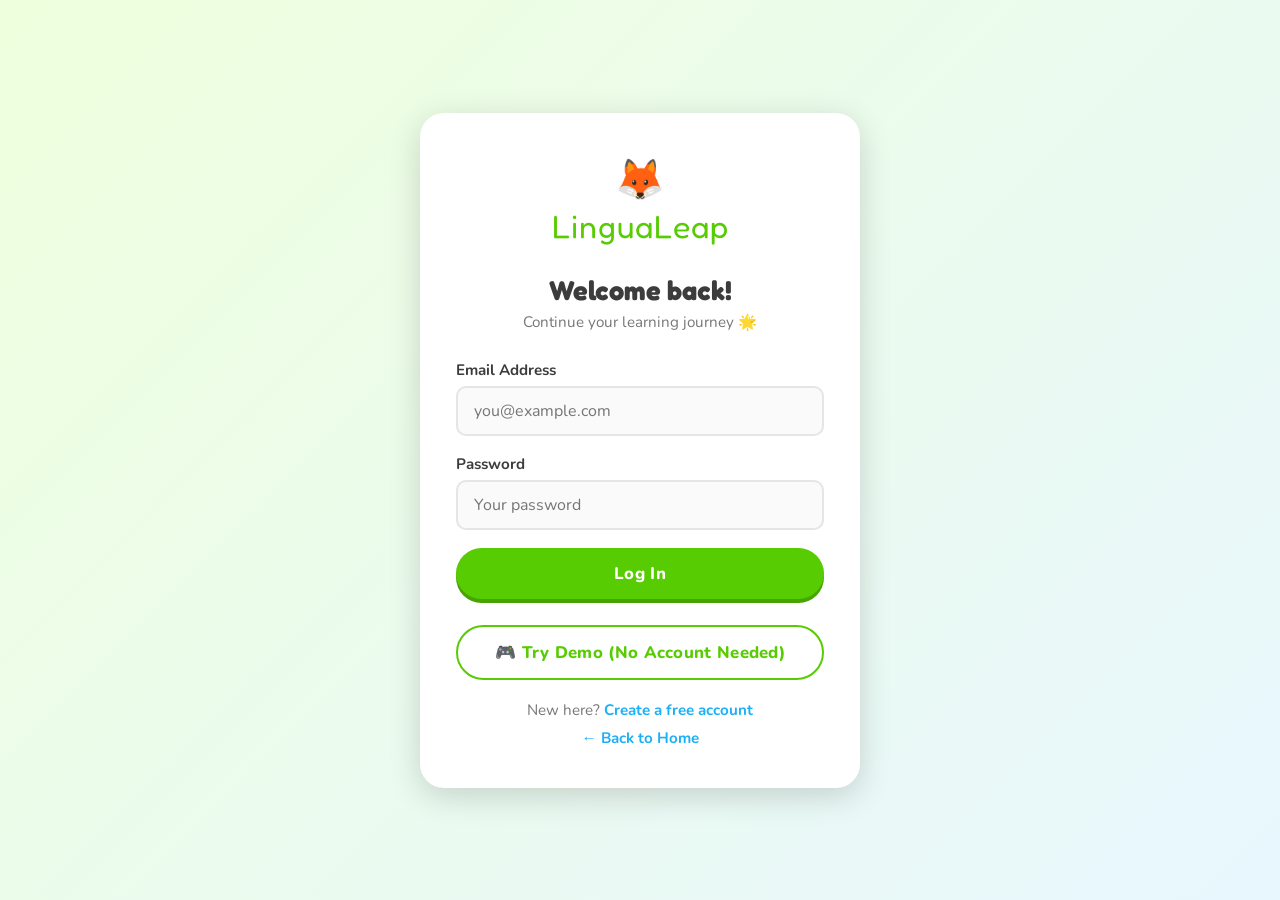
<file: pages/profile.html>
<!DOCTYPE html>
<html lang="en">
<head>
  <meta charset="UTF-8"/>
  <meta name="viewport" content="width=device-width, initial-scale=1.0"/>
  <title>Profile – LinguaLeap</title>
  <link rel="stylesheet" href="../css/main.css"/>
  <link href="https://fonts.googleapis.com/css2?family=Nunito:wght@400;600;700;800;900&family=Fredoka+One&display=swap" rel="stylesheet"/>
  <style>
    .setting-row { display: flex; align-items: center; justify-content: space-between; padding: 14px 0; border-bottom: 1px solid var(--border); }
    .setting-row:last-child { border-bottom: none; }
    .setting-label { font-weight: 700; }
    .setting-val { color: var(--text-muted); font-size: 0.9rem; }
    .toggle { display: flex; align-items: center; gap: 10px; }
    select.inline-select { border: 2px solid var(--border); border-radius: 8px; padding: 6px 10px; font-family: var(--font-main); font-weight: 700; font-size: 0.9rem; cursor: pointer; }
    .progress-circle { width: 80px; height: 80px; border-radius: 50%; background: conic-gradient(var(--primary) 0%, var(--border) 0%); display: flex; align-items: center; justify-content: center; font-weight: 800; font-size: 1rem; margin: 0 auto 8px; }
    .achievements-grid { display: grid; grid-template-columns: repeat(auto-fill, minmax(140px, 1fr)); gap: 12px; }
    .achievement {
      background: #fff; border-radius: var(--radius-sm); padding: 16px; text-align: center;
      box-shadow: var(--shadow); border: 2px solid transparent;
    }
    .achievement.earned { border-color: var(--gold); background: #fff8e0; }
    .achievement.locked { opacity: 0.4; filter: grayscale(1); }
    .ach-icon { font-size: 2rem; margin-bottom: 6px; }
    .ach-title { font-weight: 800; font-size: 0.85rem; }
    .ach-desc { font-size: 0.75rem; color: var(--text-muted); margin-top: 3px; }
  </style>
</head>
<body>
<div class="app-layout">
  <aside class="sidebar">
    <div class="sidebar-logo">
      <span class="logo-icon">🦊</span>
      <span class="logo-text">LinguaLeap</span>
    </div>
    <a href="dashboard.html" class="nav-item"><span class="nav-icon">🏠</span> Home</a>
    <a href="lessons.html" class="nav-item"><span class="nav-icon">📚</span> Lessons</a>
    <a href="practice.html" class="nav-item"><span class="nav-icon">🎯</span> Practice</a>
    <a href="leaderboard.html" class="nav-item"><span class="nav-icon">🏆</span> Leaderboard</a>
    <a href="profile.html" class="nav-item active"><span class="nav-icon">👤</span> Profile</a>
    <a href="../index.html" class="nav-item" onclick="logout(event)"><span class="nav-icon">🚪</span> Log Out</a>
    <div class="sidebar-streak">
      <div class="streak-num" id="side-streak">0</div>
      <div class="streak-label">🔥 Day Streak</div>
    </div>
  </aside>

  <main class="main-content">
    <div class="profile-wrap" style="padding:0;max-width:100%">
      <!-- Profile Card -->
      <div class="profile-card" style="margin-bottom:24px">
        <div class="avatar" id="p-avatar">🦊</div>
        <div class="profile-name" id="p-name">Learner</div>
        <div class="profile-sub" id="p-sub">English Learner • Beginner</div>

        <div class="stats-bar" style="justify-content:center;margin-top:20px;">
          <div class="stat-card">
            <div class="stat-icon">⭐</div>
            <div><div class="stat-val" id="p-xp">0</div><div class="stat-lbl">Total XP</div></div>
          </div>
          <div class="stat-card">
            <div class="stat-icon">🔥</div>
            <div><div class="stat-val" id="p-streak">0</div><div class="stat-lbl">Streak</div></div>
          </div>
          <div class="stat-card">
            <div class="stat-icon">📖</div>
            <div><div class="stat-val" id="p-lessons">0</div><div class="stat-lbl">Lessons</div></div>
          </div>
        </div>
      </div>

      <!-- Settings -->
      <div style="background:#fff;border-radius:var(--radius);padding:24px;box-shadow:var(--shadow);margin-bottom:24px;">
        <h3 style="font-family:var(--font-display);font-size:1.3rem;margin-bottom:16px">⚙️ Settings</h3>

        <div class="setting-row">
          <div>
            <div class="setting-label">Daily Goal</div>
            <div class="setting-val">How much XP you aim for each day</div>
          </div>
          <select class="inline-select" id="goal-select" onchange="saveSetting('goal', this.value)">
            <option value="10">🐢 10 XP</option>
            <option value="20">⚡ 20 XP</option>
            <option value="30">🔥 30 XP</option>
            <option value="50">💎 50 XP</option>
          </select>
        </div>

        <div class="setting-row">
          <div>
            <div class="setting-label">English Level</div>
            <div class="setting-val">Adjusts your learning path</div>
          </div>
          <select class="inline-select" id="level-select" onchange="saveSetting('level', this.value)">
            <option value="beginner">🌱 Beginner</option>
            <option value="elementary">📗 Elementary</option>
            <option value="intermediate">📘 Intermediate</option>
            <option value="advanced">📙 Advanced</option>
          </select>
        </div>

        <div class="setting-row">
          <div>
            <div class="setting-label">Native Language</div>
            <div class="setting-val">Your mother tongue</div>
          </div>
          <select class="inline-select" id="lang-select" onchange="saveSetting('lang', this.value)">
            <option value="hi">🇮🇳 Hindi</option>
            <option value="es">🇪🇸 Spanish</option>
            <option value="fr">🇫🇷 French</option>
            <option value="de">🇩🇪 German</option>
            <option value="ja">🇯🇵 Japanese</option>
            <option value="ko">🇰🇷 Korean</option>
            <option value="zh">🇨🇳 Chinese</option>
            <option value="ar">🇸🇦 Arabic</option>
            <option value="pt">🇧🇷 Portuguese</option>
            <option value="ta">🇮🇳 Tamil</option>
            <option value="te">🇮🇳 Telugu</option>
            <option value="other">🌐 Other</option>
          </select>
        </div>

        <div class="setting-row" style="border-bottom:none;">
          <div>
            <div class="setting-label" style="color:var(--accent)">Reset Progress</div>
            <div class="setting-val">Start your learning from scratch</div>
          </div>
          <button class="btn btn-danger" onclick="resetProgress()" style="padding:8px 16px;font-size:0.85rem;">Reset</button>
        </div>
      </div>

      <!-- Achievements -->
      <div style="background:#fff;border-radius:var(--radius);padding:24px;box-shadow:var(--shadow);">
        <h3 style="font-family:var(--font-display);font-size:1.3rem;margin-bottom:16px">🏅 Achievements</h3>
        <div class="achievements-grid" id="achievements-grid"></div>
      </div>
    </div>
  </main>
</div>

<script>
  const user = JSON.parse(localStorage.getItem('ll_user') || 'null');
  if (!user) window.location.href = 'login.html';

  document.getElementById('side-streak').textContent = user.streak || 0;
  document.getElementById('p-name').textContent = user.name;
  document.getElementById('p-sub').textContent = `English Learner • ${user.level || 'Beginner'}`;
  document.getElementById('p-xp').textContent = user.xp || 0;
  document.getElementById('p-streak').textContent = user.streak || 0;
  document.getElementById('p-lessons').textContent = (user.completedLessons || []).length;

  document.getElementById('goal-select').value = user.goal || '20';
  document.getElementById('level-select').value = user.level || 'beginner';
  document.getElementById('lang-select').value = user.lang || 'hi';

  const ACHIEVEMENTS = [
    { id: 'first_lesson', icon: '🎓', title: 'First Step', desc: 'Complete your first lesson', check: u => (u.completedLessons || []).length >= 1 },
    { id: 'five_lessons', icon: '📚', title: 'Bookworm', desc: 'Complete 5 lessons', check: u => (u.completedLessons || []).length >= 5 },
    { id: 'ten_lessons', icon: '🌟', title: 'Rising Star', desc: 'Complete 10 lessons', check: u => (u.completedLessons || []).length >= 10 },
    { id: 'streak_3', icon: '🔥', title: '3-Day Streak', desc: 'Learn 3 days in a row', check: u => (u.streak || 0) >= 3 },
    { id: 'streak_7', icon: '💎', title: 'Week Warrior', desc: '7-day streak', check: u => (u.streak || 0) >= 7 },
    { id: 'xp_100', icon: '⭐', title: 'Century Club', desc: 'Earn 100 XP', check: u => (u.xp || 0) >= 100 },
    { id: 'xp_500', icon: '🏆', title: 'XP Master', desc: 'Earn 500 XP', check: u => (u.xp || 0) >= 500 },
    { id: 'perfect', icon: '🎯', title: 'Perfectionist', desc: 'Get 100% in a lesson', check: u => u.badges && u.badges.includes('perfect') },
  ];

  const grid = document.getElementById('achievements-grid');
  ACHIEVEMENTS.forEach(ach => {
    const earned = ach.check(user);
    const div = document.createElement('div');
    div.className = 'achievement ' + (earned ? 'earned' : 'locked');
    div.innerHTML = `
      <div class="ach-icon">${ach.icon}</div>
      <div class="ach-title">${ach.title}</div>
      <div class="ach-desc">${ach.desc}</div>
      ${earned ? '<div style="font-size:0.75rem;color:var(--primary);font-weight:800;margin-top:4px">✅ Earned!</div>' : ''}
    `;
    grid.appendChild(div);
  });

  function saveSetting(key, value) {
    const u = JSON.parse(localStorage.getItem('ll_user'));
    u[key] = value;
    localStorage.setItem('ll_user', JSON.stringify(u));
    if (key === 'level') { document.getElementById('p-sub').textContent = `English Learner • ${value}`; }
  }

  function resetProgress() {
    if (confirm('⚠️ This will reset ALL your progress, XP, and completed lessons. Are you sure?')) {
      const u = JSON.parse(localStorage.getItem('ll_user'));
      u.xp = 0; u.streak = 0; u.completedLessons = []; u.badges = []; u.todayXP = 0;
      localStorage.setItem('ll_user', JSON.stringify(u));
      window.location.reload();
    }
  }

  function logout(e) {
    e.preventDefault();
    localStorage.removeItem('ll_user');
    window.location.href = '../index.html';
  }
</script>
</body>
</html>
</file>
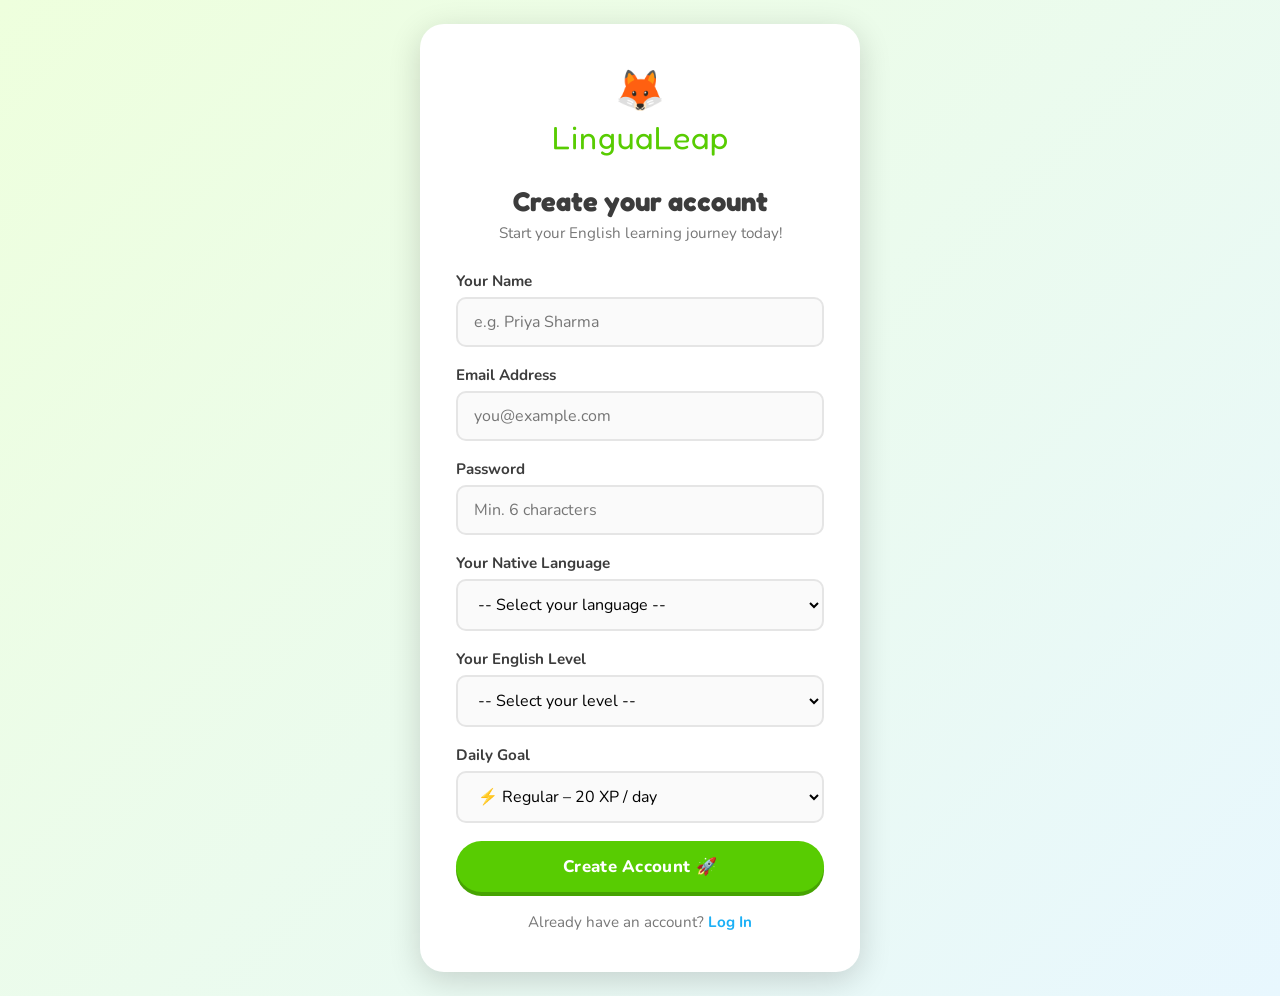
<file: pages/signup.html>
<!DOCTYPE html>
<html lang="en">
<head>
  <meta charset="UTF-8"/>
  <meta name="viewport" content="width=device-width, initial-scale=1.0"/>
  <title>Sign Up – LinguaLeap</title>
  <link rel="stylesheet" href="../css/main.css"/>
  <link href="https://fonts.googleapis.com/css2?family=Nunito:wght@400;600;700;800;900&family=Fredoka+One&display=swap" rel="stylesheet"/>
</head>
<body class="auth-page">
  <div class="auth-card">
    <div class="auth-logo">
      <span class="logo-icon">🦊</span>
      <span class="logo-text">LinguaLeap</span>
    </div>
    <h2>Create your account</h2>
    <p class="sub">Start your English learning journey today!</p>

    <div class="form-group">
      <label for="name">Your Name</label>
      <input type="text" id="name" placeholder="e.g. Priya Sharma" autocomplete="name"/>
    </div>

    <div class="form-group">
      <label for="email">Email Address</label>
      <input type="email" id="email" placeholder="you@example.com"/>
    </div>

    <div class="form-group">
      <label for="password">Password</label>
      <input type="password" id="password" placeholder="Min. 6 characters"/>
    </div>

    <div class="form-group">
      <label for="native-lang">Your Native Language</label>
      <select id="native-lang">
        <option value="">-- Select your language --</option>
        <option value="hi">🇮🇳 Hindi</option>
        <option value="es">🇪🇸 Spanish</option>
        <option value="fr">🇫🇷 French</option>
        <option value="de">🇩🇪 German</option>
        <option value="ja">🇯🇵 Japanese</option>
        <option value="ko">🇰🇷 Korean</option>
        <option value="zh">🇨🇳 Chinese (Mandarin)</option>
        <option value="ar">🇸🇦 Arabic</option>
        <option value="pt">🇧🇷 Portuguese</option>
        <option value="ru">🇷🇺 Russian</option>
        <option value="it">🇮🇹 Italian</option>
        <option value="tr">🇹🇷 Turkish</option>
        <option value="ta">🇮🇳 Tamil</option>
        <option value="te">🇮🇳 Telugu</option>
        <option value="bn">🇧🇩 Bengali</option>
        <option value="other">🌐 Other</option>
      </select>
    </div>

    <div class="form-group">
      <label for="level">Your English Level</label>
      <select id="level">
        <option value="">-- Select your level --</option>
        <option value="beginner">🌱 Beginner – Little to no English</option>
        <option value="elementary">📗 Elementary – Basic phrases</option>
        <option value="intermediate">📘 Intermediate – Can have conversations</option>
        <option value="advanced">📙 Advanced – Nearly fluent</option>
      </select>
    </div>

    <div class="form-group">
      <label for="daily-goal">Daily Goal</label>
      <select id="daily-goal">
        <option value="10">🐢 Casual – 10 XP / day</option>
        <option value="20" selected>⚡ Regular – 20 XP / day</option>
        <option value="30">🔥 Serious – 30 XP / day</option>
        <option value="50">💎 Intense – 50 XP / day</option>
      </select>
    </div>

    <button class="btn btn-primary btn-block" onclick="handleSignup()">Create Account 🚀</button>

    <div class="auth-switch">
      Already have an account? <a href="login.html">Log In</a>
    </div>
  </div>

  <script>
    function handleSignup() {
      const name = document.getElementById('name').value.trim();
      const email = document.getElementById('email').value.trim();
      const password = document.getElementById('password').value;
      const lang = document.getElementById('native-lang').value;
      const level = document.getElementById('level').value;
      const goal = document.getElementById('daily-goal').value;

      if (!name || !email || !password || !lang || !level) {
        alert('Please fill in all fields!');
        return;
      }
      if (password.length < 6) {
        alert('Password must be at least 6 characters.');
        return;
      }

      const user = {
        name, email, lang, level, goal,
        xp: 0,
        streak: 0,
        lastLogin: new Date().toDateString(),
        completedLessons: [],
        badges: []
      };
      localStorage.setItem('ll_user', JSON.stringify(user));
      window.location.href = 'dashboard.html';
    }
  </script>
</body>
</html>
</file>
<file: css/main.css>
/* ============================================
   LINGUALEAP – MAIN STYLESHEET
   ============================================ */

:root {
  --primary: #58cc02;
  --primary-dark: #46a302;
  --primary-light: #d7ffb8;
  --secondary: #1cb0f6;
  --secondary-dark: #0497d8;
  --accent: #ff4b4b;
  --accent-orange: #ff9600;
  --accent-purple: #ce82ff;
  --gold: #ffc800;
  --dark: #1a1a2e;
  --dark2: #16213e;
  --card-bg: #ffffff;
  --text-main: #3c3c3c;
  --text-muted: #777;
  --text-light: #afafaf;
  --border: #e5e5e5;
  --shadow: 0 4px 16px rgba(0,0,0,0.10);
  --shadow-lg: 0 8px 32px rgba(0,0,0,0.16);
  --radius: 16px;
  --radius-sm: 10px;
  --radius-pill: 999px;
  --font-main: 'Nunito', sans-serif;
  --font-display: 'Fredoka One', cursive;
}

* { box-sizing: border-box; margin: 0; padding: 0; }

body {
  font-family: var(--font-main);
  background: #f7f7f7;
  color: var(--text-main);
  min-height: 100vh;
}

/* ---- NAVBAR ---- */
.navbar {
  display: flex;
  align-items: center;
  justify-content: space-between;
  padding: 0 5vw;
  height: 68px;
  background: #fff;
  border-bottom: 2px solid var(--border);
  position: sticky;
  top: 0;
  z-index: 100;
}
.nav-brand { display: flex; align-items: center; gap: 10px; text-decoration: none; }
.logo-icon { font-size: 2rem; }
.logo-text { font-family: var(--font-display); font-size: 1.7rem; color: var(--primary); letter-spacing: 1px; }
.nav-links { display: flex; gap: 12px; align-items: center; }

/* ---- BUTTONS ---- */
.btn {
  display: inline-block;
  padding: 10px 24px;
  border-radius: var(--radius-pill);
  font-family: var(--font-main);
  font-weight: 800;
  font-size: 1rem;
  cursor: pointer;
  text-decoration: none;
  border: none;
  transition: all 0.15s;
  letter-spacing: 0.3px;
}
.btn-primary {
  background: var(--primary);
  color: #fff;
  box-shadow: 0 4px 0 var(--primary-dark);
}
.btn-primary:hover { transform: translateY(-2px); box-shadow: 0 6px 0 var(--primary-dark); }
.btn-primary:active { transform: translateY(2px); box-shadow: 0 2px 0 var(--primary-dark); }

.btn-ghost {
  background: transparent;
  color: var(--secondary);
  border: 2px solid var(--secondary);
}
.btn-ghost:hover { background: #e8f7fe; }

.btn-hero {
  background: var(--primary);
  color: #fff;
  font-size: 1.15rem;
  padding: 16px 40px;
  box-shadow: 0 6px 0 var(--primary-dark);
  border-radius: var(--radius-pill);
}
.btn-hero:hover { transform: translateY(-3px); box-shadow: 0 9px 0 var(--primary-dark); }
.btn-hero:active { transform: translateY(3px); box-shadow: 0 3px 0 var(--primary-dark); }

.btn-secondary {
  background: var(--secondary);
  color: #fff;
  box-shadow: 0 4px 0 var(--secondary-dark);
}
.btn-secondary:hover { transform: translateY(-2px); }

.btn-outline {
  background: transparent;
  color: var(--primary);
  border: 2.5px solid var(--primary);
}
.btn-outline:hover { background: var(--primary-light); }

.btn-danger {
  background: var(--accent);
  color: #fff;
  box-shadow: 0 4px 0 #c43b3b;
}

/* ---- LANDING PAGE ---- */
.hero {
  display: flex;
  align-items: center;
  justify-content: center;
  gap: 80px;
  padding: 80px 8vw 60px;
  background: linear-gradient(135deg, #eeffdd 0%, #e8f7fe 100%);
  min-height: calc(100vh - 68px);
}
.hero-content { max-width: 520px; }
.hero-badge {
  display: inline-block;
  background: var(--primary-light);
  color: var(--primary-dark);
  font-weight: 800;
  font-size: 0.85rem;
  padding: 6px 16px;
  border-radius: var(--radius-pill);
  margin-bottom: 18px;
}
.hero-title {
  font-family: var(--font-display);
  font-size: clamp(2.5rem, 5vw, 4rem);
  line-height: 1.1;
  color: var(--dark);
  margin-bottom: 18px;
}
.hero-title .highlight { color: var(--primary); }
.hero-sub { font-size: 1.15rem; color: var(--text-muted); margin-bottom: 30px; line-height: 1.6; }
.hero-note { margin-top: 12px; font-size: 0.85rem; color: var(--text-light); }

/* Phone mockup */
.hero-visual { position: relative; flex-shrink: 0; }
.phone-mockup {
  width: 260px;
  height: 480px;
  background: var(--dark);
  border-radius: 36px;
  padding: 20px 16px;
  box-shadow: 0 20px 60px rgba(0,0,0,0.25);
  border: 6px solid #2a2a3e;
}
.phone-screen { background: #fff; border-radius: 24px; height: 100%; padding: 20px 14px; display: flex; flex-direction: column; gap: 14px; }
.lesson-card-preview { background: var(--primary-light); border-radius: 12px; padding: 16px; }
.lcp-flag { font-size: 1.5rem; margin-bottom: 8px; }
.lcp-question { font-weight: 700; font-size: 1rem; margin-bottom: 8px; }
.lcp-answer { background: #fff; border-radius: 8px; padding: 8px 12px; font-weight: 700; }
.lcp-answer.correct { color: var(--primary-dark); border: 2px solid var(--primary); }
.xp-bar-preview { display: flex; flex-direction: column; gap: 6px; font-size: 0.85rem; font-weight: 700; color: var(--accent-orange); }
.xp-fill { height: 10px; background: linear-gradient(90deg, var(--primary), var(--secondary)); border-radius: 999px; width: 70%; animation: xp-grow 2s ease-in-out infinite alternate; }
@keyframes xp-grow { from { width: 40% } to { width: 75% } }
.streak-preview { font-weight: 800; font-size: 1rem; color: var(--accent-orange); }

.floating-badge {
  position: absolute;
  background: #fff;
  border-radius: var(--radius-pill);
  padding: 8px 16px;
  font-weight: 800;
  box-shadow: var(--shadow);
  font-size: 0.9rem;
  animation: float 3s ease-in-out infinite;
}
.badge-1 { top: -10px; right: -30px; animation-delay: 0s; color: var(--gold); }
.badge-2 { bottom: 80px; right: -40px; animation-delay: 1s; color: var(--primary); }
.badge-3 { bottom: 30px; left: -40px; animation-delay: 2s; color: var(--accent-orange); }
@keyframes float { 0%,100% { transform: translateY(0) } 50% { transform: translateY(-10px) } }

/* Features */
.features { padding: 80px 8vw; text-align: center; }
.features h2 { font-family: var(--font-display); font-size: 2.2rem; margin-bottom: 40px; color: var(--dark); }
.features-grid { display: grid; grid-template-columns: repeat(auto-fit, minmax(220px, 1fr)); gap: 24px; }
.feature-card {
  background: #fff;
  border-radius: var(--radius);
  padding: 32px 24px;
  box-shadow: var(--shadow);
  border-bottom: 4px solid var(--primary);
  transition: transform 0.2s;
}
.feature-card:hover { transform: translateY(-6px); }
.feature-icon { font-size: 2.5rem; margin-bottom: 14px; }
.feature-card h3 { font-size: 1.15rem; font-weight: 800; margin-bottom: 8px; }
.feature-card p { color: var(--text-muted); font-size: 0.95rem; line-height: 1.5; }

/* Languages */
.languages-section { padding: 60px 8vw; text-align: center; background: var(--dark); color: #fff; }
.languages-section h2 { font-family: var(--font-display); font-size: 2rem; margin-bottom: 30px; }
.lang-pills { display: flex; flex-wrap: wrap; gap: 12px; justify-content: center; }
.lang-pill {
  background: rgba(255,255,255,0.1);
  border: 1.5px solid rgba(255,255,255,0.2);
  color: #fff;
  padding: 8px 18px;
  border-radius: var(--radius-pill);
  font-weight: 700;
  font-size: 0.9rem;
  transition: background 0.2s;
}
.lang-pill:hover { background: rgba(255,255,255,0.2); }

/* CTA */
.cta-section { padding: 80px 8vw; text-align: center; }
.cta-box { background: linear-gradient(135deg, var(--primary), var(--secondary)); border-radius: 24px; padding: 60px 40px; color: #fff; }
.cta-box h2 { font-family: var(--font-display); font-size: 2rem; margin-bottom: 12px; }
.cta-box p { font-size: 1.1rem; margin-bottom: 28px; opacity: 0.9; }
.cta-box .btn-hero { background: #fff; color: var(--primary-dark); box-shadow: 0 6px 0 rgba(0,0,0,0.15); }

/* Footer */
.footer { text-align: center; padding: 24px; color: var(--text-muted); font-size: 0.9rem; border-top: 1px solid var(--border); }

/* ---- AUTH PAGES ---- */
.auth-page {
  min-height: 100vh;
  display: flex;
  align-items: center;
  justify-content: center;
  background: linear-gradient(135deg, #eeffdd 0%, #e8f7fe 100%);
  padding: 24px;
}
.auth-card {
  background: #fff;
  border-radius: 24px;
  padding: 40px 36px;
  width: 100%;
  max-width: 440px;
  box-shadow: var(--shadow-lg);
}
.auth-logo { text-align: center; margin-bottom: 28px; }
.auth-logo .logo-icon { font-size: 2.5rem; }
.auth-logo .logo-text { display: block; font-family: var(--font-display); font-size: 2rem; color: var(--primary); }
.auth-card h2 { font-family: var(--font-display); font-size: 1.7rem; text-align: center; margin-bottom: 6px; }
.auth-card .sub { text-align: center; color: var(--text-muted); margin-bottom: 28px; font-size: 0.95rem; }

.form-group { margin-bottom: 18px; }
.form-group label { display: block; font-weight: 700; margin-bottom: 6px; font-size: 0.95rem; }
.form-group input, .form-group select {
  width: 100%;
  padding: 12px 16px;
  border: 2px solid var(--border);
  border-radius: var(--radius-sm);
  font-family: var(--font-main);
  font-size: 1rem;
  transition: border-color 0.2s;
  background: #fafafa;
}
.form-group input:focus, .form-group select:focus {
  outline: none;
  border-color: var(--primary);
  background: #fff;
}
.form-group select { cursor: pointer; }
.btn-block { width: 100%; padding: 14px; font-size: 1.05rem; text-align: center; }
.auth-switch { text-align: center; margin-top: 20px; font-size: 0.95rem; color: var(--text-muted); }
.auth-switch a { color: var(--secondary); font-weight: 700; text-decoration: none; }
.auth-switch a:hover { text-decoration: underline; }

/* ---- DASHBOARD ---- */
.app-layout {
  display: flex;
  min-height: 100vh;
}
.sidebar {
  width: 240px;
  background: #fff;
  border-right: 2px solid var(--border);
  padding: 24px 16px;
  display: flex;
  flex-direction: column;
  gap: 8px;
  position: fixed;
  height: 100vh;
  overflow-y: auto;
}
.sidebar-logo { display: flex; align-items: center; gap: 8px; padding: 8px 12px; margin-bottom: 16px; }
.sidebar-logo .logo-text { font-family: var(--font-display); font-size: 1.4rem; color: var(--primary); }
.sidebar-logo .logo-icon { font-size: 1.6rem; }

.nav-item {
  display: flex;
  align-items: center;
  gap: 12px;
  padding: 12px 14px;
  border-radius: var(--radius-sm);
  text-decoration: none;
  color: var(--text-muted);
  font-weight: 700;
  font-size: 0.95rem;
  transition: all 0.15s;
}
.nav-item:hover { background: #f0fdf4; color: var(--primary); }
.nav-item.active { background: var(--primary-light); color: var(--primary-dark); }
.nav-icon { font-size: 1.3rem; width: 28px; text-align: center; }
.sidebar-streak {
  margin-top: auto;
  background: linear-gradient(135deg, #fff3cd, #ffe0a0);
  border-radius: var(--radius-sm);
  padding: 14px;
  text-align: center;
  border: 2px solid var(--gold);
}
.streak-num { font-family: var(--font-display); font-size: 2rem; color: var(--accent-orange); }
.streak-label { font-size: 0.8rem; font-weight: 700; color: #a07000; }

.main-content {
  margin-left: 240px;
  flex: 1;
  padding: 32px;
  max-width: 900px;
}

/* Dashboard header */
.dash-header { margin-bottom: 28px; }
.dash-header h1 { font-family: var(--font-display); font-size: 2rem; color: var(--dark); }
.dash-header p { color: var(--text-muted); margin-top: 4px; }

/* XP / Stats bar */
.stats-bar {
  display: flex;
  gap: 16px;
  margin-bottom: 32px;
  flex-wrap: wrap;
}
.stat-card {
  flex: 1;
  min-width: 120px;
  background: #fff;
  border-radius: var(--radius-sm);
  padding: 16px 20px;
  box-shadow: var(--shadow);
  display: flex;
  align-items: center;
  gap: 12px;
  border-bottom: 3px solid var(--primary);
}
.stat-icon { font-size: 1.8rem; }
.stat-val { font-family: var(--font-display); font-size: 1.5rem; color: var(--dark); line-height: 1; }
.stat-lbl { font-size: 0.75rem; color: var(--text-muted); font-weight: 700; text-transform: uppercase; letter-spacing: 0.5px; }

/* XP Progress */
.xp-section { background: #fff; border-radius: var(--radius); padding: 20px 24px; margin-bottom: 28px; box-shadow: var(--shadow); }
.xp-section h3 { font-weight: 800; margin-bottom: 10px; font-size: 0.95rem; color: var(--text-muted); text-transform: uppercase; letter-spacing: 0.5px; }
.xp-bar-wrap { background: var(--border); border-radius: 999px; height: 16px; overflow: hidden; }
.xp-bar-fill { height: 100%; background: linear-gradient(90deg, var(--primary), #8be000); border-radius: 999px; transition: width 0.6s cubic-bezier(.4,2,.6,1); }
.xp-labels { display: flex; justify-content: space-between; font-size: 0.8rem; color: var(--text-muted); margin-top: 6px; font-weight: 700; }

/* Skill tree / Units */
.units-section h2 { font-family: var(--font-display); font-size: 1.6rem; margin-bottom: 20px; }
.unit-card {
  background: #fff;
  border-radius: var(--radius);
  padding: 24px;
  margin-bottom: 20px;
  box-shadow: var(--shadow);
  border-left: 6px solid var(--primary);
  transition: transform 0.2s;
}
.unit-card:hover { transform: translateX(4px); }
.unit-card.locked { border-left-color: var(--text-light); opacity: 0.7; }
.unit-header { display: flex; align-items: center; gap: 14px; margin-bottom: 16px; }
.unit-icon { font-size: 2.2rem; }
.unit-title { font-family: var(--font-display); font-size: 1.3rem; }
.unit-desc { color: var(--text-muted); font-size: 0.9rem; }
.lessons-row { display: flex; gap: 12px; flex-wrap: wrap; }
.lesson-bubble {
  width: 56px;
  height: 56px;
  border-radius: 50%;
  background: var(--primary);
  color: #fff;
  display: flex;
  align-items: center;
  justify-content: center;
  font-size: 1.4rem;
  cursor: pointer;
  box-shadow: 0 4px 0 var(--primary-dark);
  transition: all 0.15s;
  text-decoration: none;
  border: none;
}
.lesson-bubble:hover { transform: scale(1.1); }
.lesson-bubble.completed { background: var(--gold); box-shadow: 0 4px 0 #c9a000; }
.lesson-bubble.locked { background: var(--border); box-shadow: 0 4px 0 #bbb; cursor: not-allowed; color: var(--text-light); }

/* ---- LESSON PAGE ---- */
.lesson-page {
  min-height: 100vh;
  background: #f7f7f7;
  display: flex;
  flex-direction: column;
}
.lesson-topbar {
  display: flex;
  align-items: center;
  gap: 16px;
  padding: 16px 24px;
  background: #fff;
  border-bottom: 2px solid var(--border);
}
.close-btn {
  background: none;
  border: none;
  font-size: 1.3rem;
  cursor: pointer;
  color: var(--text-muted);
  padding: 4px 8px;
  border-radius: 8px;
}
.close-btn:hover { background: #f5f5f5; color: var(--accent); }
.progress-bar-wrap { flex: 1; background: var(--border); border-radius: 999px; height: 14px; overflow: hidden; }
.progress-bar-fill { height: 100%; background: linear-gradient(90deg, var(--primary), #8be000); border-radius: 999px; transition: width 0.5s; }
.hearts { font-size: 1.2rem; letter-spacing: 2px; }

.lesson-body {
  flex: 1;
  display: flex;
  flex-direction: column;
  align-items: center;
  justify-content: center;
  padding: 40px 20px;
  max-width: 700px;
  margin: 0 auto;
  width: 100%;
}
.question-type { font-size: 0.85rem; font-weight: 800; color: var(--text-muted); text-transform: uppercase; letter-spacing: 1px; margin-bottom: 12px; }
.question-text { font-family: var(--font-display); font-size: 1.8rem; text-align: center; margin-bottom: 10px; color: var(--dark); }
.question-img { font-size: 5rem; text-align: center; margin-bottom: 16px; }
.question-sub { color: var(--text-muted); text-align: center; margin-bottom: 28px; font-size: 1rem; }

/* Multiple choice */
.choices-grid { display: grid; grid-template-columns: 1fr 1fr; gap: 14px; width: 100%; }
.choice-btn {
  background: #fff;
  border: 2.5px solid var(--border);
  border-radius: var(--radius-sm);
  padding: 18px 16px;
  font-family: var(--font-main);
  font-size: 1rem;
  font-weight: 700;
  cursor: pointer;
  transition: all 0.15s;
  text-align: left;
  display: flex;
  align-items: center;
  gap: 10px;
  box-shadow: 0 3px 0 var(--border);
}
.choice-btn:hover:not(:disabled) { border-color: var(--secondary); background: #e8f7fe; transform: translateY(-2px); }
.choice-btn.selected { border-color: var(--secondary); background: #e8f7fe; }
.choice-btn.correct { border-color: var(--primary); background: var(--primary-light); box-shadow: 0 3px 0 var(--primary); }
.choice-btn.wrong { border-color: var(--accent); background: #ffe0e0; box-shadow: 0 3px 0 var(--accent); }
.choice-letter { width: 28px; height: 28px; border-radius: 6px; background: var(--border); display: flex; align-items: center; justify-content: center; font-size: 0.85rem; flex-shrink: 0; }

/* Type answer */
.type-input {
  width: 100%;
  padding: 16px 20px;
  border: 2.5px solid var(--border);
  border-radius: var(--radius-sm);
  font-size: 1.2rem;
  font-family: var(--font-main);
  font-weight: 600;
  margin-bottom: 16px;
  transition: border-color 0.2s;
}
.type-input:focus { outline: none; border-color: var(--primary); }
.type-input.correct { border-color: var(--primary); background: var(--primary-light); }
.type-input.wrong { border-color: var(--accent); background: #ffe0e0; }

/* Word bank */
.word-bank { display: flex; flex-wrap: wrap; gap: 10px; justify-content: center; margin-bottom: 20px; }
.word-token {
  background: #fff;
  border: 2px solid var(--border);
  border-radius: 8px;
  padding: 10px 16px;
  font-weight: 700;
  cursor: pointer;
  font-size: 1rem;
  box-shadow: 0 3px 0 var(--border);
  transition: all 0.12s;
}
.word-token:hover:not(.used) { border-color: var(--secondary); transform: translateY(-2px); }
.word-token.used { opacity: 0.3; cursor: not-allowed; }
.word-token.selected { background: var(--secondary); color: #fff; border-color: var(--secondary); }
.answer-area {
  min-height: 52px;
  border: 2.5px dashed var(--border);
  border-radius: var(--radius-sm);
  padding: 10px 16px;
  display: flex;
  flex-wrap: wrap;
  gap: 8px;
  align-items: center;
  width: 100%;
  margin-bottom: 20px;
  background: #fafafa;
}
.answer-token {
  background: var(--secondary);
  color: #fff;
  border-radius: 6px;
  padding: 6px 12px;
  font-weight: 700;
  cursor: pointer;
  font-size: 0.95rem;
}

/* Feedback bar */
.feedback-bar {
  position: fixed;
  bottom: 0;
  left: 0;
  right: 0;
  padding: 20px 40px;
  display: flex;
  align-items: center;
  justify-content: space-between;
  border-top: 3px solid transparent;
  transition: all 0.3s;
  background: #fff;
}
.feedback-bar.correct { background: #f0fff0; border-color: var(--primary); }
.feedback-bar.wrong { background: #fff0f0; border-color: var(--accent); }
.feedback-icon { font-size: 2rem; }
.feedback-msg { font-size: 1.1rem; font-weight: 800; }
.feedback-msg.correct { color: var(--primary-dark); }
.feedback-msg.wrong { color: var(--accent); }
.feedback-sub { font-size: 0.9rem; color: var(--text-muted); margin-top: 2px; }
.check-btn {
  background: var(--border);
  color: var(--text-light);
  border: none;
  border-radius: var(--radius-pill);
  padding: 14px 36px;
  font-family: var(--font-main);
  font-weight: 800;
  font-size: 1rem;
  cursor: pointer;
  transition: all 0.15s;
}
.check-btn.active { background: var(--primary); color: #fff; box-shadow: 0 4px 0 var(--primary-dark); }
.check-btn.active:hover { transform: translateY(-2px); }

/* ---- CELEBRATION / COMPLETE ---- */
.complete-page {
  min-height: 100vh;
  display: flex;
  flex-direction: column;
  align-items: center;
  justify-content: center;
  text-align: center;
  padding: 40px 20px;
  background: linear-gradient(135deg, #f0fff0, #e8f7fe);
}
.complete-trophy { font-size: 6rem; animation: bounce 1s ease infinite; }
@keyframes bounce { 0%,100%{transform:translateY(0)} 50%{transform:translateY(-20px)} }
.complete-title { font-family: var(--font-display); font-size: 2.5rem; color: var(--dark); margin: 20px 0 10px; }
.complete-sub { color: var(--text-muted); font-size: 1.1rem; margin-bottom: 30px; }
.complete-stats { display: flex; gap: 24px; justify-content: center; margin-bottom: 36px; flex-wrap: wrap; }
.cstat {
  background: #fff;
  border-radius: var(--radius);
  padding: 20px 28px;
  box-shadow: var(--shadow);
  min-width: 110px;
}
.cstat-val { font-family: var(--font-display); font-size: 2.2rem; }
.cstat-lbl { font-size: 0.8rem; color: var(--text-muted); font-weight: 700; text-transform: uppercase; }

/* ---- PROFILE PAGE ---- */
.profile-wrap { max-width: 700px; margin: 0 auto; padding: 32px; }
.profile-card {
  background: #fff;
  border-radius: var(--radius);
  padding: 32px;
  box-shadow: var(--shadow);
  text-align: center;
  margin-bottom: 24px;
}
.avatar { font-size: 5rem; margin-bottom: 12px; }
.profile-name { font-family: var(--font-display); font-size: 1.8rem; }
.profile-sub { color: var(--text-muted); margin-bottom: 20px; }
.badge-grid { display: flex; flex-wrap: wrap; gap: 12px; justify-content: center; margin-top: 16px; }
.badge-item { background: #fff8e0; border: 2px solid var(--gold); border-radius: 12px; padding: 10px 16px; font-size: 1.5rem; }

/* ---- LEADERBOARD ---- */
.leaderboard-wrap { max-width: 600px; margin: 0 auto; padding: 32px; }
.lb-row {
  display: flex;
  align-items: center;
  gap: 16px;
  background: #fff;
  border-radius: var(--radius-sm);
  padding: 14px 20px;
  margin-bottom: 10px;
  box-shadow: var(--shadow);
  transition: transform 0.15s;
}
.lb-row:hover { transform: translateX(4px); }
.lb-rank { font-family: var(--font-display); font-size: 1.3rem; width: 32px; text-align: center; }
.lb-rank.gold { color: var(--gold); }
.lb-rank.silver { color: #aaa; }
.lb-rank.bronze { color: #cd7f32; }
.lb-avatar { font-size: 2rem; }
.lb-name { flex: 1; font-weight: 700; }
.lb-xp { font-weight: 800; color: var(--primary); font-family: var(--font-display); font-size: 1.1rem; }

/* ---- RESPONSIVE ---- */
@media (max-width: 768px) {
  .hero { flex-direction: column; padding: 40px 5vw; gap: 40px; text-align: center; }
  .phone-mockup { width: 200px; height: 360px; }
  .app-layout { flex-direction: column; }
  .sidebar { width: 100%; height: auto; position: relative; flex-direction: row; flex-wrap: wrap; justify-content: center; padding: 10px; }
  .sidebar-streak { margin-top: 0; }
  .main-content { margin-left: 0; padding: 16px; }
  .choices-grid { grid-template-columns: 1fr; }
  .feedback-bar { flex-direction: column; gap: 12px; text-align: center; }
  .stats-bar { gap: 10px; }
}
</file>
